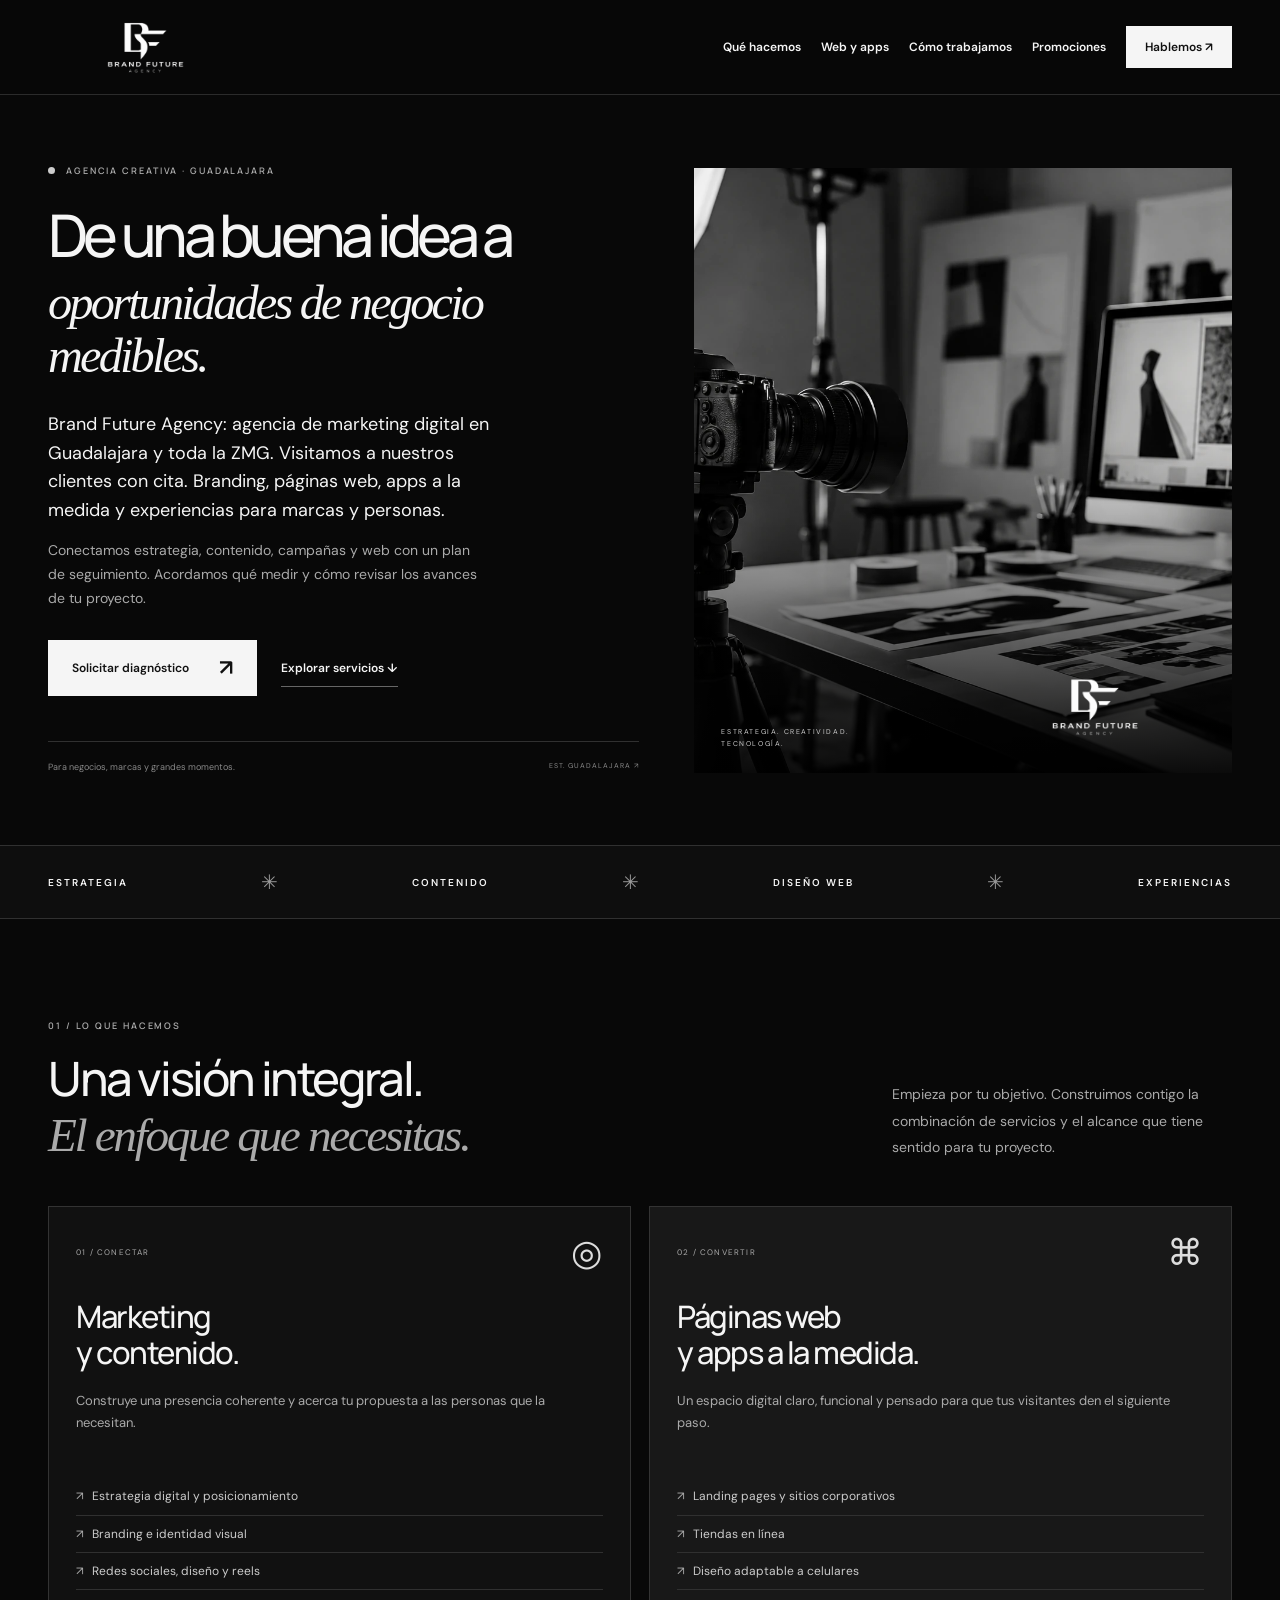
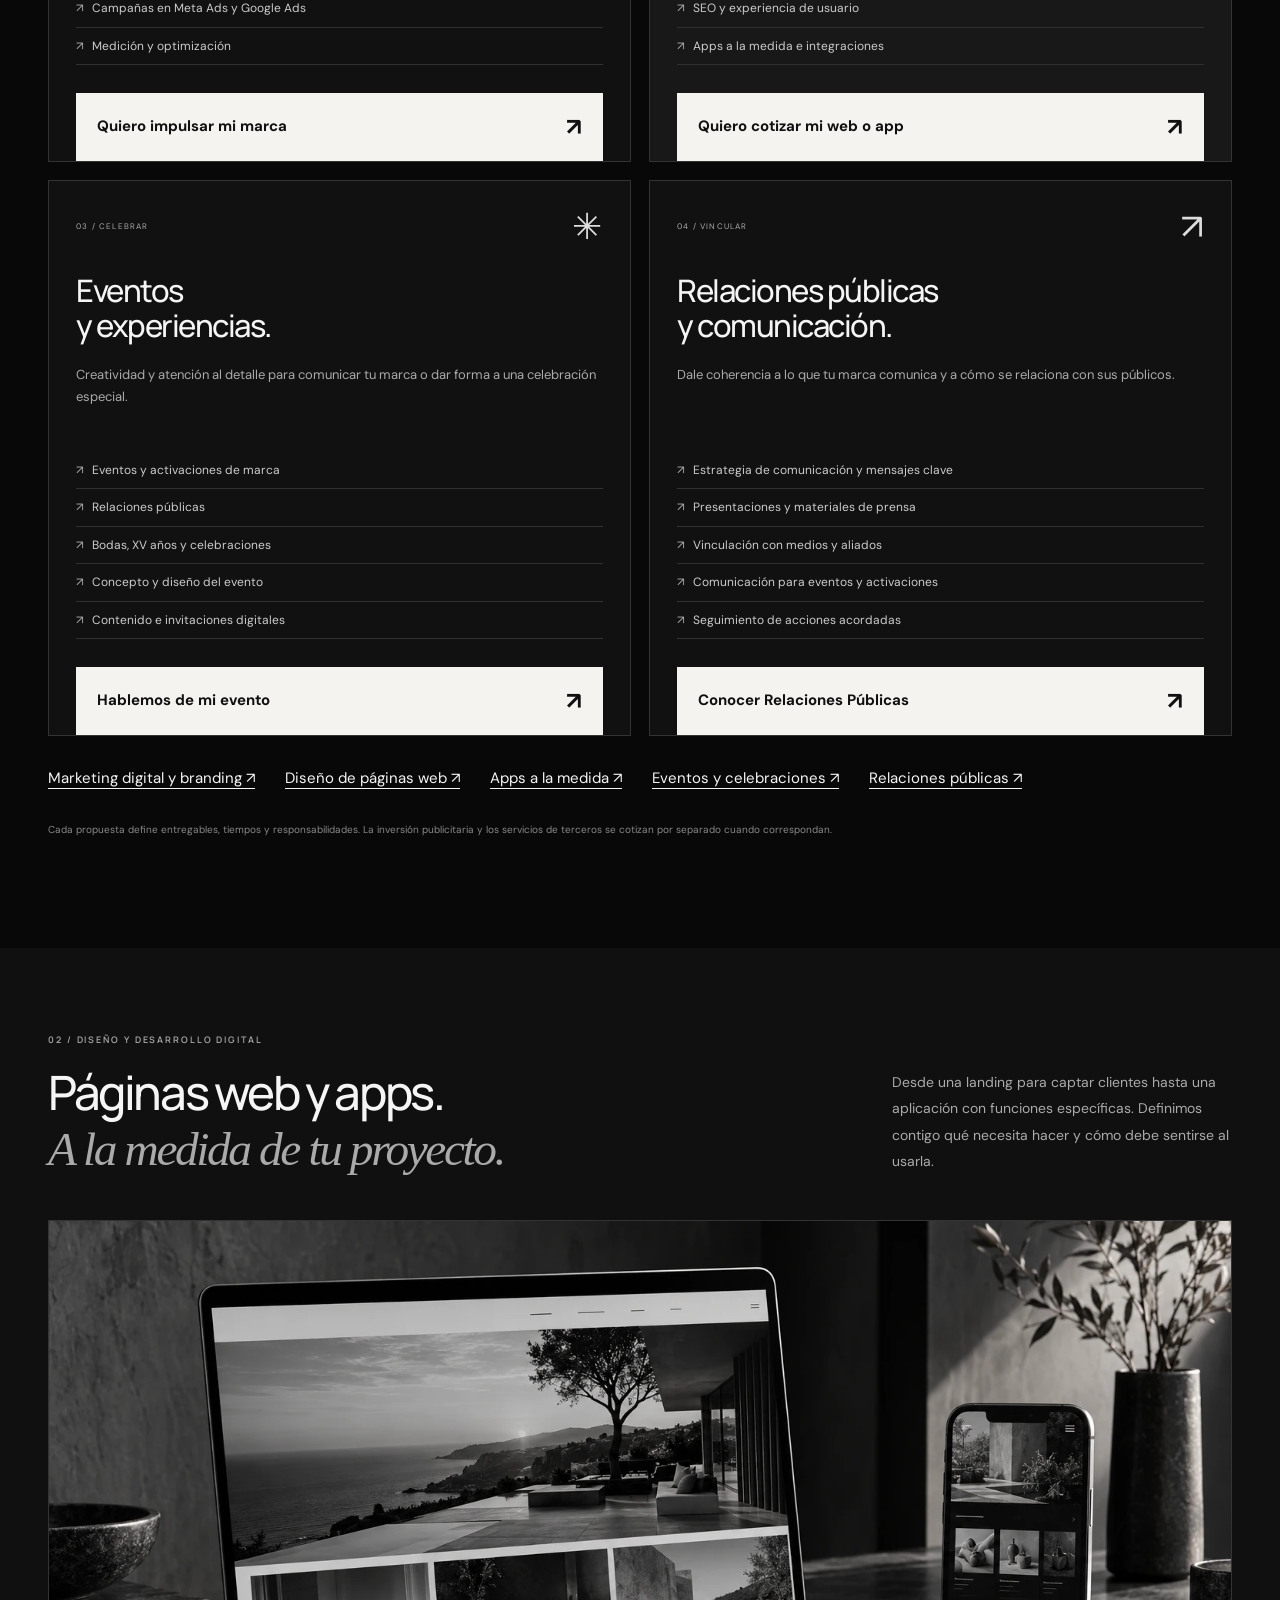
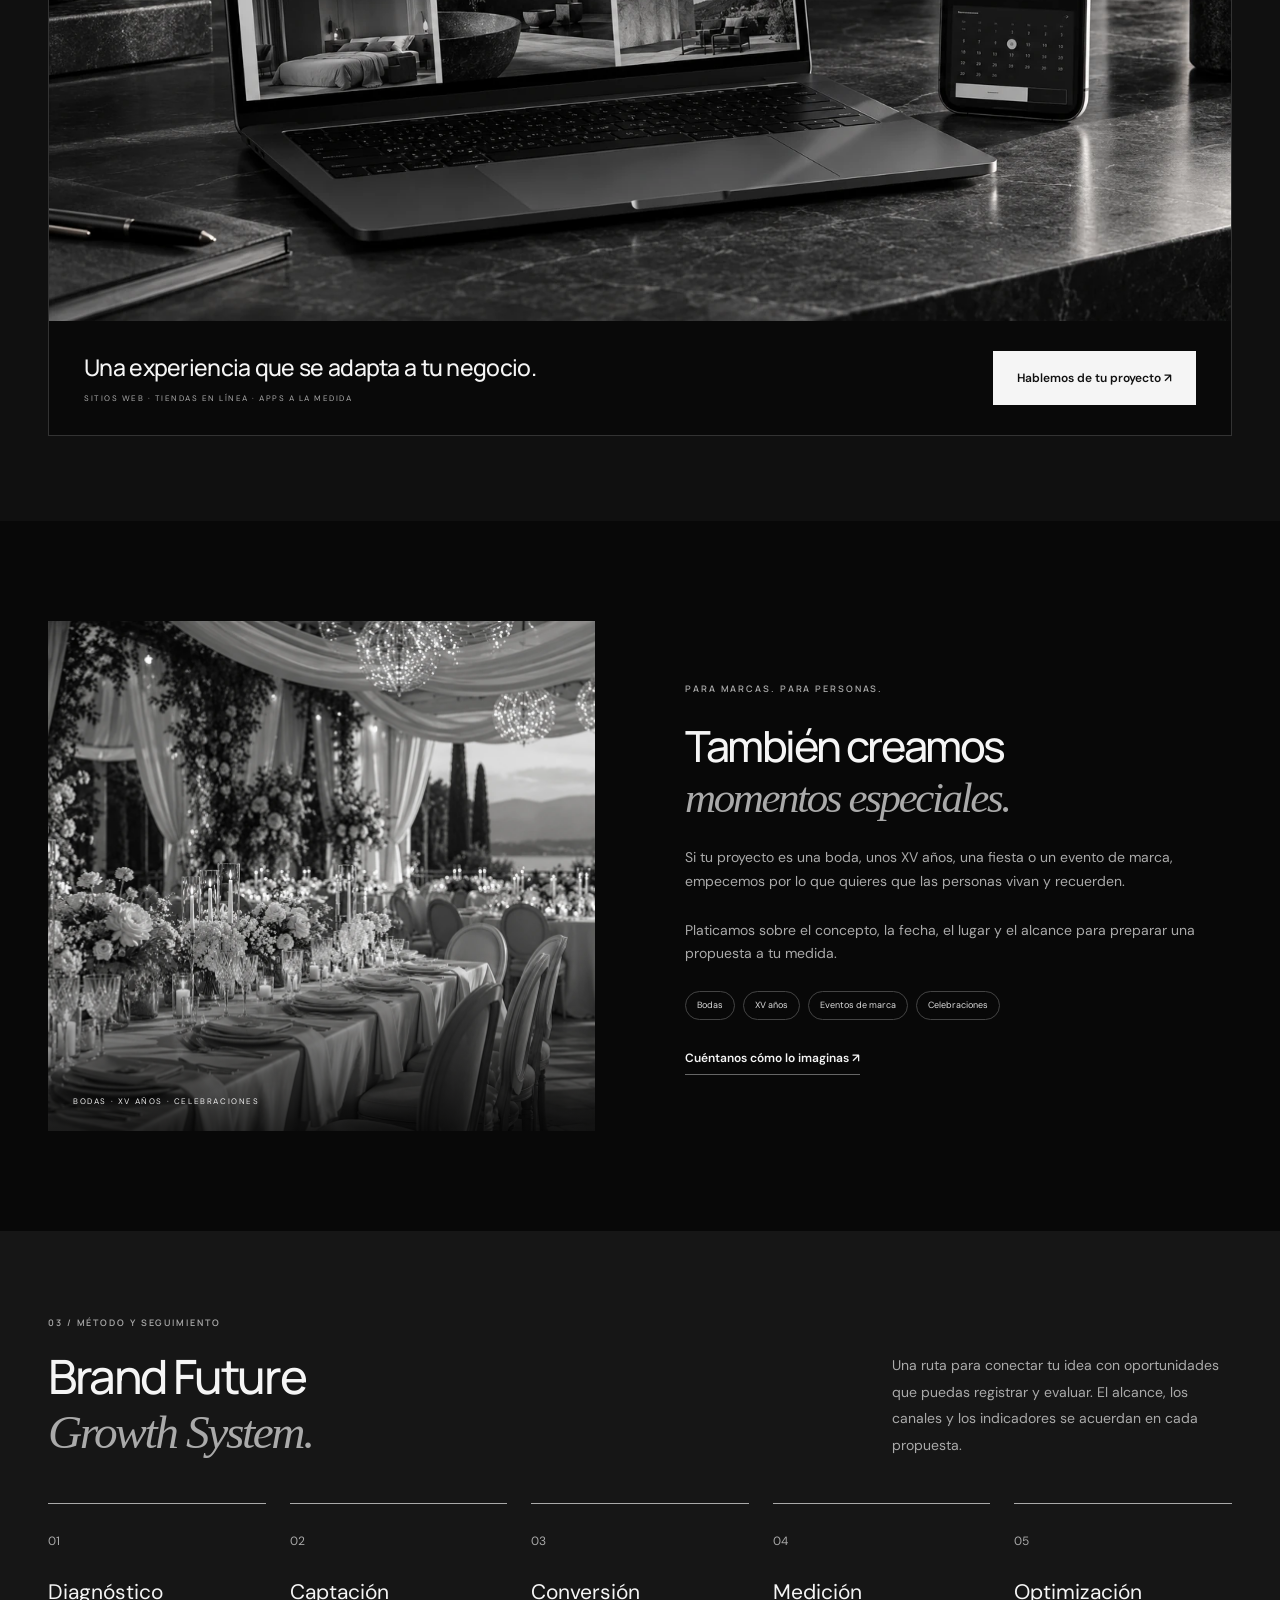
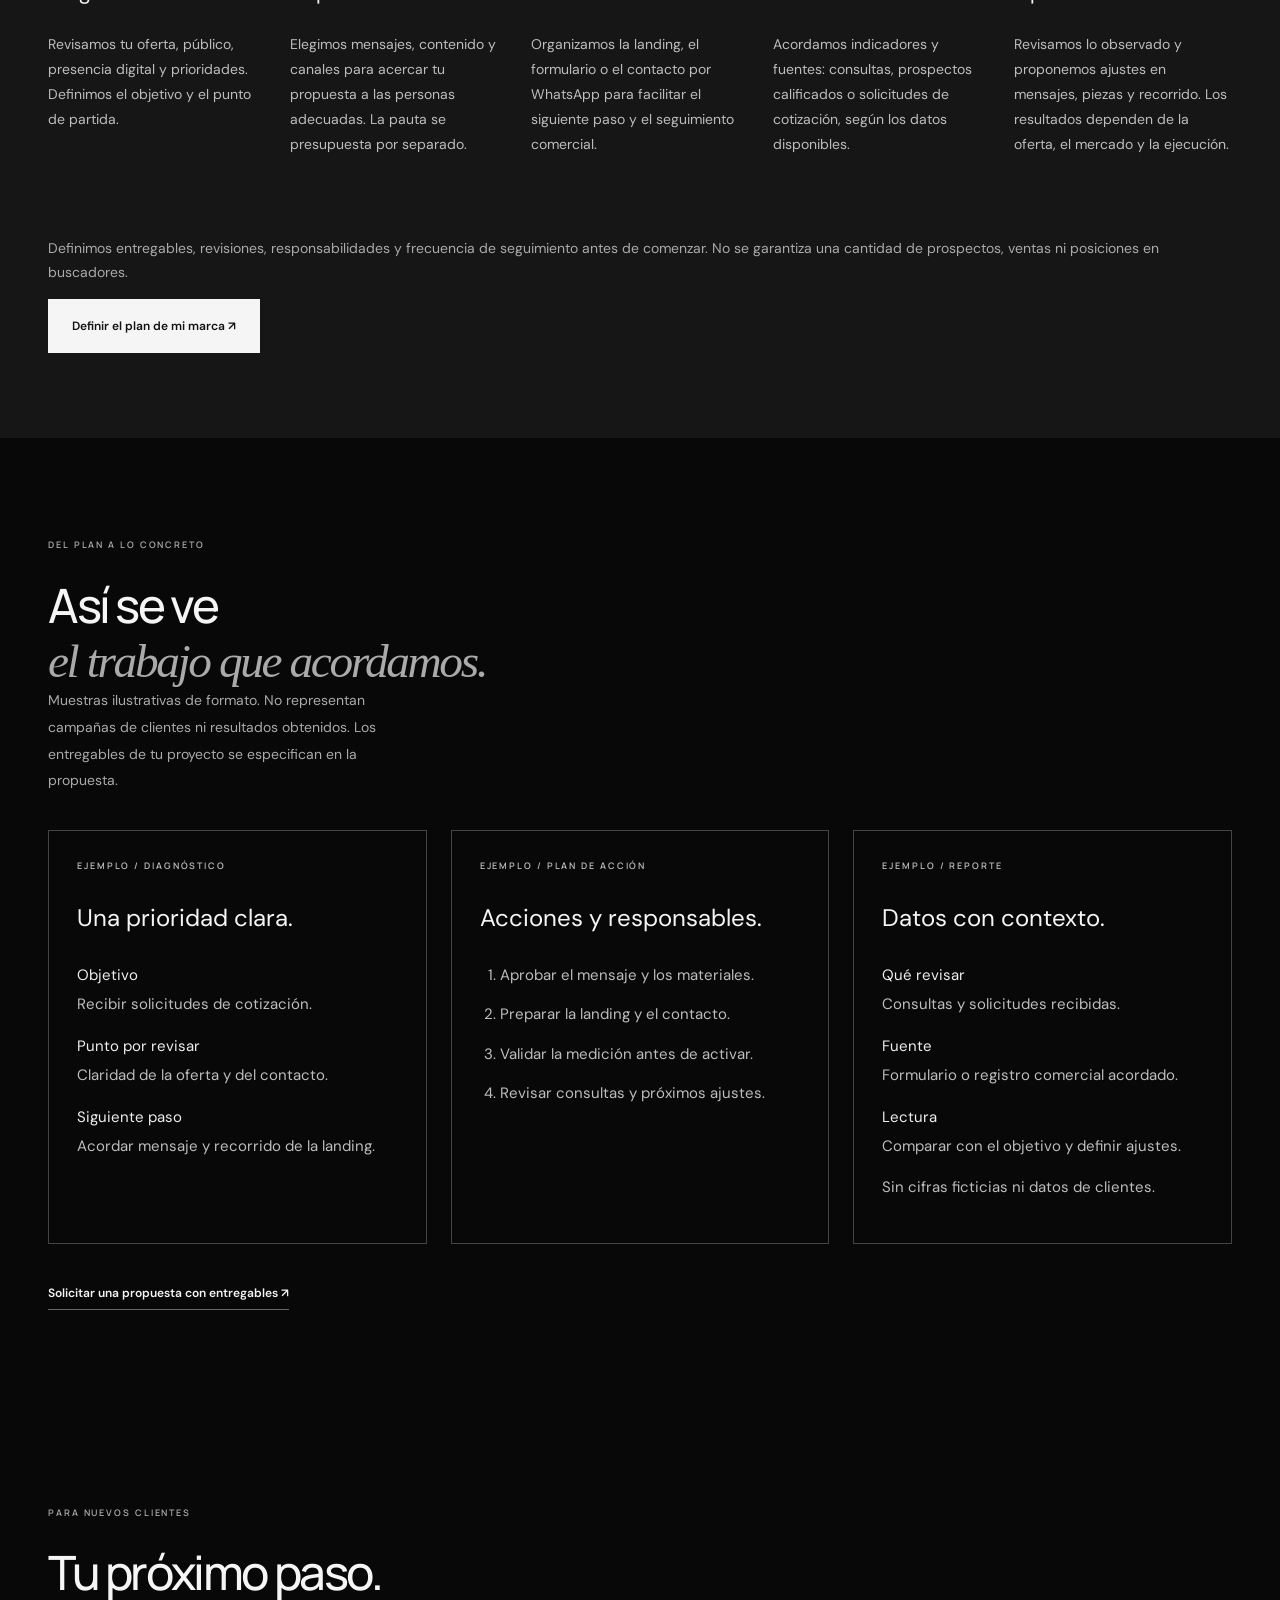
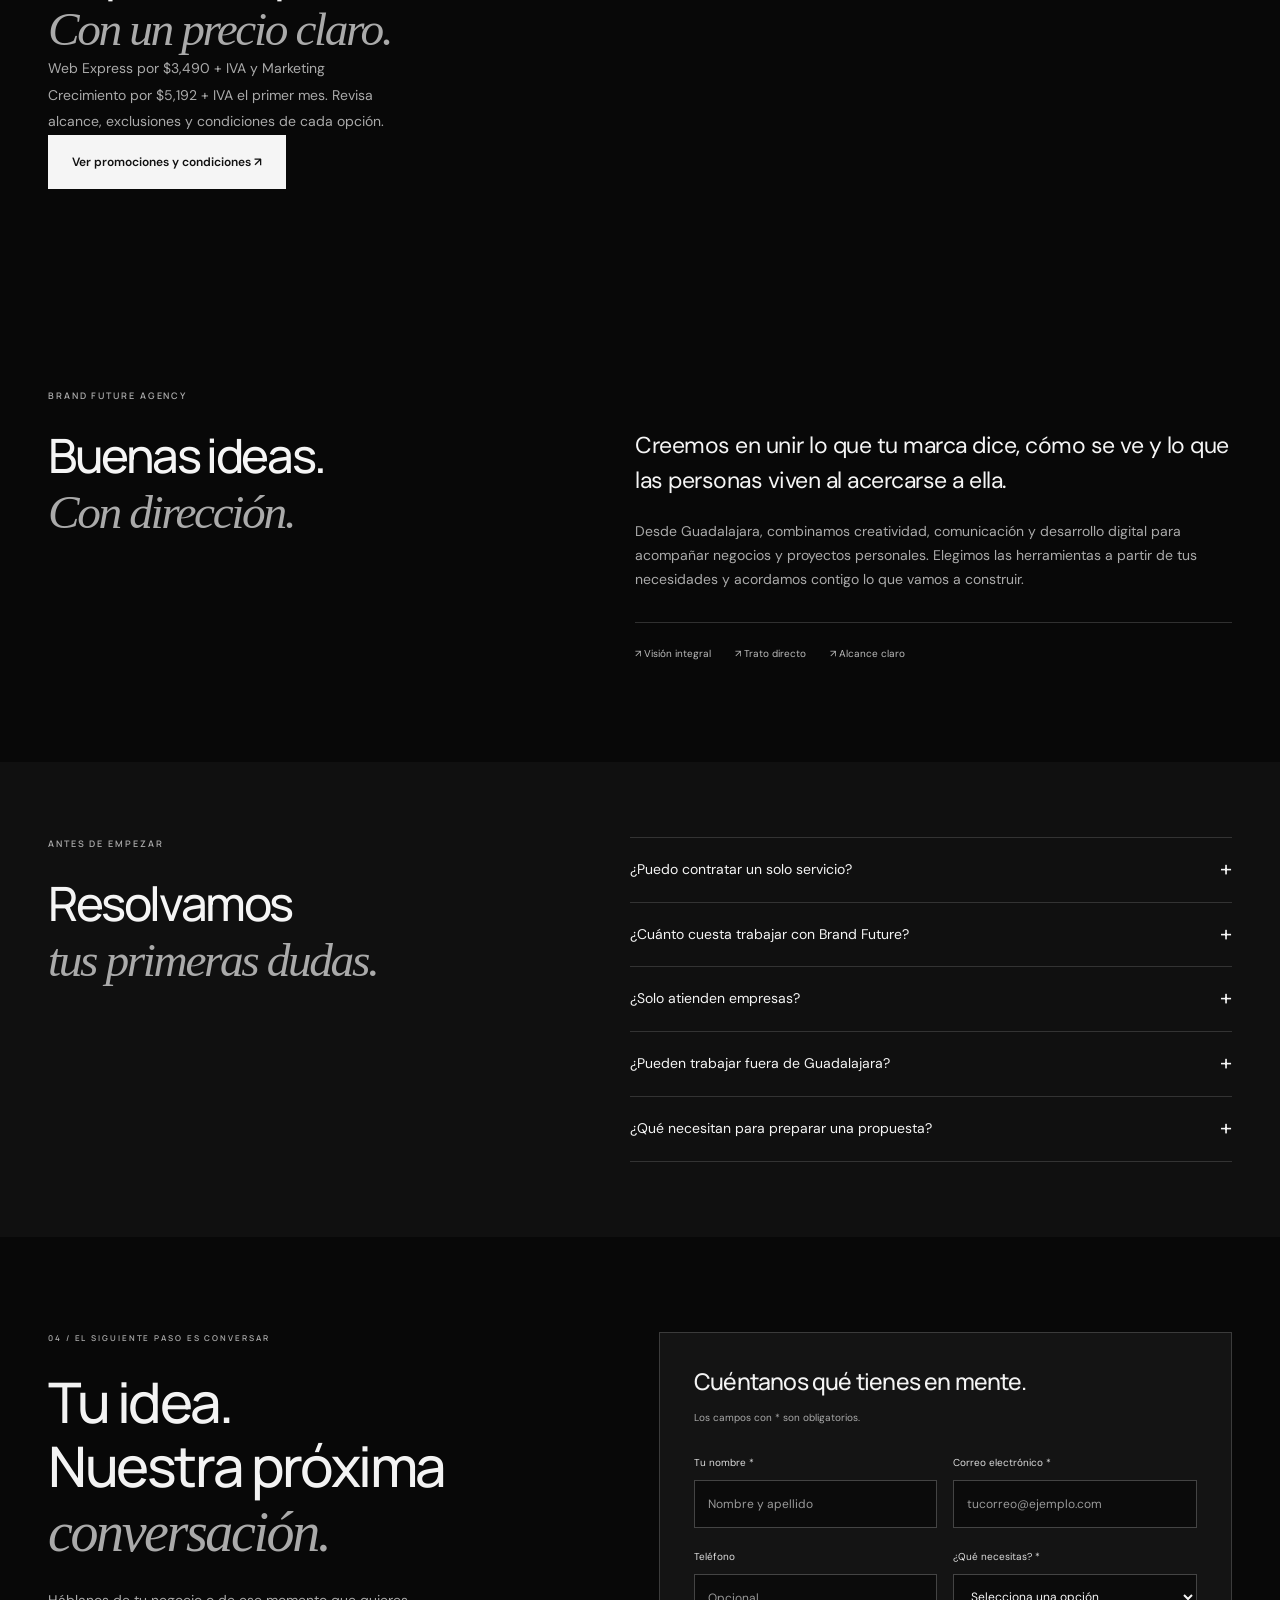
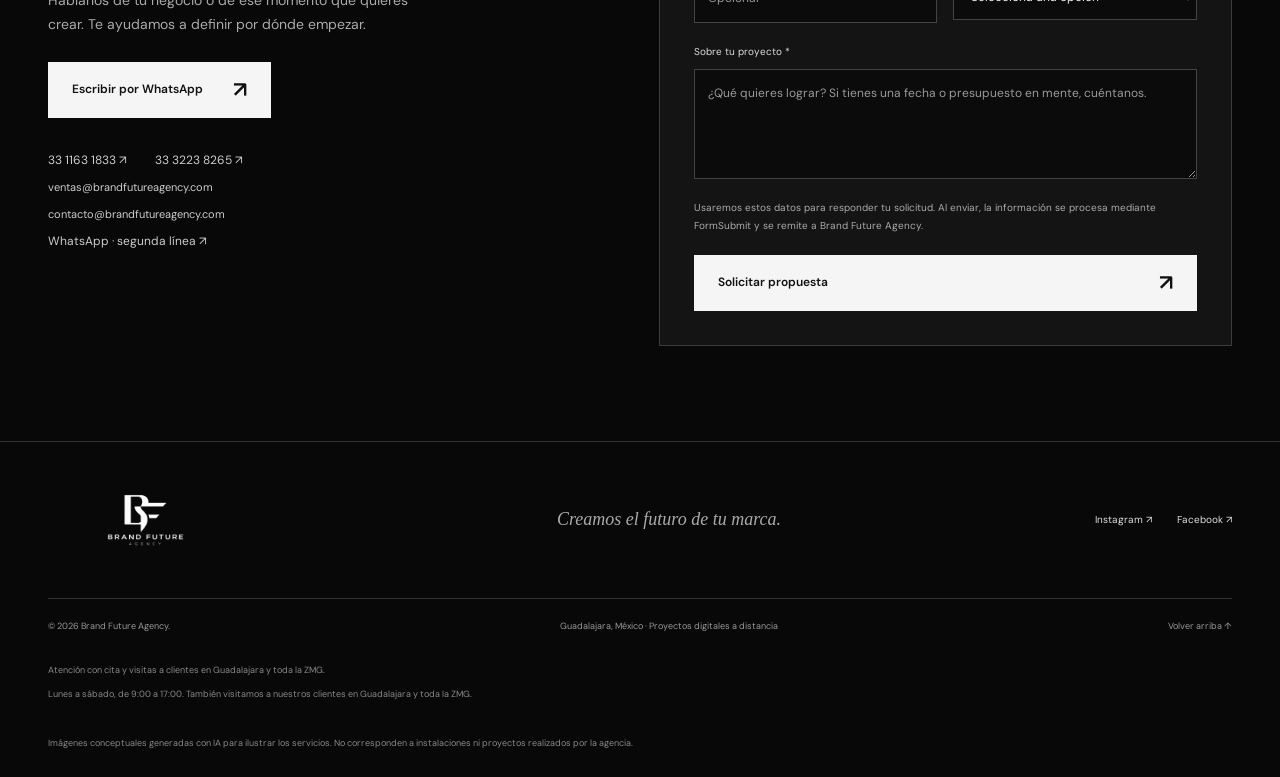
<file: index.html>
<!doctype html>
<html lang="es-MX">
<head>
<meta charset="UTF-8"><meta name="viewport" content="width=device-width, initial-scale=1">
<meta name="theme-color" content="#090909"><meta name="description" content="De una buena idea a oportunidades de negocio medibles. Conoce Brand Future Growth System: diagnóstico, captación, conversión, medición y optimización.">
<title>Agencia de marketing digital en Guadalajara | Brand Future Agency</title>
<meta property="og:title" content="Agencia de marketing digital en Guadalajara | Brand Future Agency"><meta property="og:description" content="De una buena idea a oportunidades de negocio medibles. Conoce Brand Future Growth System: diagnóstico, captación, conversión, medición y optimización."><meta property="og:type" content="website"><meta property="og:image" content="https://brandfutureagency.com/brand-future.jpg">
<link rel="icon" href="favicon.svg?v=2" type="image/svg+xml">
<link rel="canonical" href="https://brandfutureagency.com/">
<meta name="robots" content="index,follow,max-image-preview:large">
<meta property="og:url" content="https://brandfutureagency.com/">
<meta property="og:locale" content="es_MX">
<meta property="og:site_name" content="Brand Future Agency">
<meta property="og:image:alt" content="Brand Future Agency — Creamos el futuro de tu marca">
<meta name="twitter:card" content="summary_large_image">
<meta name="twitter:title" content="Agencia de marketing digital en Guadalajara | Brand Future Agency">
<meta name="twitter:description" content="De una buena idea a oportunidades de negocio medibles. Conoce Brand Future Growth System: diagnóstico, captación, conversión, medición y optimización.">
<meta name="twitter:image" content="https://brandfutureagency.com/brand-future.jpg">
<script type="application/ld+json">{"@context": "https://schema.org", "@graph": [{"@context": "https://schema.org", "@type": "Organization", "@id": "https://brandfutureagency.com/#organization", "name": "Brand Future Agency", "url": "https://brandfutureagency.com/", "logo": "https://brandfutureagency.com/brand-future.jpg", "email": ["ventas@brandfutureagency.com", "contacto@brandfutureagency.com"], "slogan": "Creamos el futuro de tu marca", "sameAs": ["https://www.facebook.com/Brand.Future.Agency", "https://www.instagram.com/brand.future.agency/"], "contactPoint": [{"@type": "ContactPoint", "telephone": "+523311631833", "contactType": "Información y ventas", "availableLanguage": "es"}, {"@type": "ContactPoint", "telephone": "+523332238265", "contactType": "Información y ventas", "availableLanguage": "es"}], "alternateName": ["Brand Future", "BrandFutureAgency"], "description": "Agencia de marketing digital, branding, diseño web, apps a la medida y eventos desde Guadalajara, México.", "location": {"@type": "Place", "name": "Guadalajara, Jalisco, México"}}, {"@type": "WebSite", "@id": "https://brandfutureagency.com/#website", "url": "https://brandfutureagency.com/", "name": "Brand Future Agency", "publisher": {"@id": "https://brandfutureagency.com/#organization"}, "inLanguage": "es-MX"}, {"@type": "WebPage", "@id": "https://brandfutureagency.com/#webpage", "url": "https://brandfutureagency.com/", "name": "Agencia de marketing digital en Guadalajara | Brand Future Agency", "description": "De una buena idea a oportunidades de negocio medibles. Conoce Brand Future Growth System: diagnóstico, captación, conversión, medición y optimización.", "isPartOf": {"@id": "https://brandfutureagency.com/#website"}, "about": {"@id": "https://brandfutureagency.com/#organization"}, "inLanguage": "es-MX"}]}</script>
<link rel="stylesheet" href="studio.css?v=20261027-cta">
</head>
<body><a class="skip" href="#contenido">Ir al contenido</a>
<header><div class="container nav"><a class="brand" href="#inicio"><img class="nav-logo-original" src="brand-future.jpg" width="2048" height="800" alt="Brand Future Agency"></a><button class="menu-button" id="menu" aria-label="Abrir menú" aria-expanded="false" aria-controls="links">Menú ☰</button><nav class="navlinks" id="links" aria-label="Navegación principal"><a href="#servicios">Qué hacemos</a><a href="#web-apps">Web y apps</a><a href="#metodo">Cómo trabajamos</a><a href="/promociones/">Promociones</a><a href="#contacto" class="btn small">Hablemos ↗</a></nav></div></header>
<main id="contenido"><section class="hero container" id="inicio"><div class="hero-copy"><p class="eyebrow"><i></i> AGENCIA CREATIVA · GUADALAJARA</p><h1>De una buena idea a<br><em>oportunidades de negocio medibles.</em></h1><p class="hero-lead">Brand Future Agency: agencia de marketing digital en Guadalajara y toda la ZMG. Visitamos a nuestros clientes con cita. Branding, páginas web, apps a la medida y experiencias para marcas y personas.</p><p class="muted">Conectamos estrategia, contenido, campañas y web con un plan de seguimiento. Acordamos qué medir y cómo revisar los avances de tu proyecto.</p><div class="actions"><a class="btn" href="#contacto">Solicitar diagnóstico <span>↗</span></a><a class="text-link" href="#servicios">Explorar servicios ↓</a></div><div class="hero-foot">Para negocios, marcas y grandes momentos.<span>EST. GUADALAJARA ↗</span></div></div>
<div class="hero-art editorial-hero"><img class="hero-photo" src="images/marketing-editorial.webp" width="1536" height="1024" fetchpriority="high" alt="Imagen conceptual de producción de contenido con cámara profesional y diseño digital"><div class="photo-shade"></div><div class="hero-image-caption"><span>ESTRATEGIA. CREATIVIDAD. TECNOLOGÍA.</span><img class="brand-badge" src="brand-future.jpg" width="2048" height="800" alt="Logo original de Brand Future Agency en blanco sobre negro"></div></div></section>
<div class="ticker"><div class="container">ESTRATEGIA <b>✳</b> CONTENIDO <b>✳</b> DISEÑO WEB <b>✳</b> EXPERIENCIAS</div></div>
<section class="container section" id="servicios"><div class="section-heading"><div><p class="eyebrow">01 / LO QUE HACEMOS</p><h2>Una visión integral.<br><em>El enfoque que necesitas.</em></h2></div><p class="intro">Empieza por tu objetivo. Construimos contigo la combinación de servicios y el alcance que tiene sentido para tu proyecto.</p></div><div class="services services-four"><article class="service"><div class="service-top">01 / CONECTAR<span>◎</span></div><h3>Marketing<br>y contenido.</h3><p>Construye una presencia coherente y acerca tu propuesta a las personas que la necesitan.</p><ul><li>Estrategia digital y posicionamiento</li><li>Branding e identidad visual</li><li>Redes sociales, diseño y reels</li><li>Campañas en Meta Ads y Google Ads</li><li>Medición y optimización</li></ul><a class="service-link" href="https://wa.me/523311631833?text=Hola%2C%20quiero%20cotizar%20marketing%20con%20Brand%20Future%20Agency" target="_blank" rel="noopener">Quiero impulsar mi marca<span>↗</span></a></article><article class="service"><div class="service-top">02 / CONVERTIR<span>⌘</span></div><h3>Páginas web<br>y apps a la medida.</h3><p>Un espacio digital claro, funcional y pensado para que tus visitantes den el siguiente paso.</p><ul><li>Landing pages y sitios corporativos</li><li>Tiendas en línea</li><li>Diseño adaptable a celulares</li><li>SEO y experiencia de usuario</li><li>Apps a la medida e integraciones</li></ul><a class="service-link" href="https://wa.me/523311631833?text=Hola%2C%20quiero%20cotizar%20una%20p%C3%A1gina%20web%20o%20app%20a%20la%20medida%20con%20Brand%20Future%20Agency" target="_blank" rel="noopener">Quiero cotizar mi web o app<span>↗</span></a></article><article class="service"><div class="service-top">03 / CELEBRAR<span>✳</span></div><h3>Eventos<br>y experiencias.</h3><p>Creatividad y atención al detalle para comunicar tu marca o dar forma a una celebración especial.</p><ul><li>Eventos y activaciones de marca</li><li>Relaciones públicas</li><li>Bodas, XV años y celebraciones</li><li>Concepto y diseño del evento</li><li>Contenido e invitaciones digitales</li></ul><a class="service-link" href="https://wa.me/523311631833?text=Hola%2C%20quiero%20cotizar%20un%20evento%20con%20Brand%20Future%20Agency" target="_blank" rel="noopener">Hablemos de mi evento<span>↗</span></a></article><article class="service" id="relaciones-publicas"><div class="service-top">04 / VINCULAR<span>↗</span></div><h3>Relaciones públicas<br>y comunicación.</h3><p>Dale coherencia a lo que tu marca comunica y a cómo se relaciona con sus públicos.</p><ul><li>Estrategia de comunicación y mensajes clave</li><li>Presentaciones y materiales de prensa</li><li>Vinculación con medios y aliados</li><li>Comunicación para eventos y activaciones</li><li>Seguimiento de acciones acordadas</li></ul><a class="service-link" href="/relaciones-publicas/">Conocer Relaciones Públicas<span>↗</span></a></article></div><nav class="seo-service-links" aria-label="Explorar servicios"><a href="/marketing-digital/">Marketing digital y branding ↗</a><a href="/diseno-paginas-web/">Diseño de páginas web ↗</a><a href="/desarrollo-apps/">Apps a la medida ↗</a><a href="/eventos/">Eventos y celebraciones ↗</a><a href="/relaciones-publicas/">Relaciones públicas ↗</a></nav><p class="fine">Cada propuesta define entregables, tiempos y responsabilidades. La inversión publicitaria y los servicios de terceros se cotizan por separado cuando correspondan.</p></section>
<section class="showcase-section" id="web-apps"><div class="container"><div class="section-heading"><div><p class="eyebrow">02 / DISEÑO Y DESARROLLO DIGITAL</p><h2>Páginas web y apps.<br><em>A la medida de tu proyecto.</em></h2></div><p class="intro">Desde una landing para captar clientes hasta una aplicación con funciones específicas. Definimos contigo qué necesita hacer y cómo debe sentirse al usarla.</p></div><figure class="editorial-showcase"><img src="images/web-apps-medida.webp" width="1536" height="1024" loading="lazy" decoding="async" alt="Imagen conceptual de una página web y una app de reservas en computadora y teléfono"><figcaption><div><h3>Una experiencia que se adapta a tu negocio.</h3><p>SITIOS WEB · TIENDAS EN LÍNEA · APPS A LA MEDIDA</p></div><a class="btn light" href="https://wa.me/523311631833?text=Hola%2C%20quiero%20cotizar%20una%20p%C3%A1gina%20web%20o%20una%20app%20a%20la%20medida" target="_blank" rel="noopener">Hablemos de tu proyecto ↗</a></figcaption></figure></div></section>
<section class="container section event-grid" id="eventos"><figure class="event-art editorial-event"><img src="images/eventos-editorial.webp" width="1536" height="1024" loading="lazy" decoding="async" alt="Imagen conceptual de una celebración con montaje elegante, flores blancas, velas y cristalería"><figcaption>BODAS · XV AÑOS · CELEBRACIONES</figcaption></figure><div class="event-copy"><p class="eyebrow">PARA MARCAS. PARA PERSONAS.</p><h2>También creamos<br><em>momentos especiales.</em></h2><p>Si tu proyecto es una boda, unos XV años, una fiesta o un evento de marca, empecemos por lo que quieres que las personas vivan y recuerden.</p><p>Platicamos sobre el concepto, la fecha, el lugar y el alcance para preparar una propuesta a tu medida.</p><div class="pills"><span>Bodas</span><span>XV años</span><span>Eventos de marca</span><span>Celebraciones</span></div><a class="text-link" href="https://wa.me/523311631833?text=Hola%2C%20quiero%20platicar%20sobre%20mi%20evento.%20La%20fecha%20y%20ciudad%20son%3A" target="_blank" rel="noopener">Cuéntanos cómo lo imaginas ↗</a></div></section>
<section class="method" id="metodo"><div class="container"><div class="section-heading"><div><p class="eyebrow">03 / MÉTODO Y SEGUIMIENTO</p><h2>Brand Future<br><em>Growth System.</em></h2></div><p class="intro">Una ruta para conectar tu idea con oportunidades que puedas registrar y evaluar. El alcance, los canales y los indicadores se acuerdan en cada propuesta.</p></div><div class="growth-grid">
<article><span>01</span><h3>Diagnóstico</h3><p>Revisamos tu oferta, público, presencia digital y prioridades. Definimos el objetivo y el punto de partida.</p></article>
<article><span>02</span><h3>Captación</h3><p>Elegimos mensajes, contenido y canales para acercar tu propuesta a las personas adecuadas. La pauta se presupuesta por separado.</p></article>
<article><span>03</span><h3>Conversión</h3><p>Organizamos la landing, el formulario o el contacto por WhatsApp para facilitar el siguiente paso y el seguimiento comercial.</p></article>
<article><span>04</span><h3>Medición</h3><p>Acordamos indicadores y fuentes: consultas, prospectos calificados o solicitudes de cotización, según los datos disponibles.</p></article>
<article><span>05</span><h3>Optimización</h3><p>Revisamos lo observado y proponemos ajustes en mensajes, piezas y recorrido. Los resultados dependen de la oferta, el mercado y la ejecución.</p></article></div><p class="muted">Definimos entregables, revisiones, responsabilidades y frecuencia de seguimiento antes de comenzar. No se garantiza una cantidad de prospectos, ventas ni posiciones en buscadores.</p><a class="btn" href="#contacto">Definir el plan de mi marca ↗</a></div></section>
<section class="container section" id="entregables"><p class="eyebrow">DEL PLAN A LO CONCRETO</p><h2>Así se ve<br><em>el trabajo que acordamos.</em></h2><p class="intro">Muestras ilustrativas de formato. No representan campañas de clientes ni resultados obtenidos. Los entregables de tu proyecto se especifican en la propuesta.</p><div class="deliverable-grid">
<article><p class="eyebrow">EJEMPLO / DIAGNÓSTICO</p><h3>Una prioridad clara.</h3><dl><dt>Objetivo</dt><dd>Recibir solicitudes de cotización.</dd><dt>Punto por revisar</dt><dd>Claridad de la oferta y del contacto.</dd><dt>Siguiente paso</dt><dd>Acordar mensaje y recorrido de la landing.</dd></dl></article>
<article><p class="eyebrow">EJEMPLO / PLAN DE ACCIÓN</p><h3>Acciones y responsables.</h3><ol><li>Aprobar el mensaje y los materiales.</li><li>Preparar la landing y el contacto.</li><li>Validar la medición antes de activar.</li><li>Revisar consultas y próximos ajustes.</li></ol></article>
<article><p class="eyebrow">EJEMPLO / REPORTE</p><h3>Datos con contexto.</h3><dl><dt>Qué revisar</dt><dd>Consultas y solicitudes recibidas.</dd><dt>Fuente</dt><dd>Formulario o registro comercial acordado.</dd><dt>Lectura</dt><dd>Comparar con el objetivo y definir ajustes.</dd></dl><p>Sin cifras ficticias ni datos de clientes.</p></article></div><a class="text-link" href="#contacto">Solicitar una propuesta con entregables ↗</a></section>
<section class="container section" id="promociones"><p class="eyebrow">PARA NUEVOS CLIENTES</p><h2>Tu próximo paso.<br><em>Con un precio claro.</em></h2><p class="intro">Web Express por $3,490 + IVA y Marketing Crecimiento por $5,192 + IVA el primer mes. Revisa alcance, exclusiones y condiciones de cada opción.</p><a class="btn" href="/promociones/">Ver promociones y condiciones ↗</a></section><section class="container section" id="nosotros"><p class="eyebrow">BRAND FUTURE AGENCY</p><div class="about-grid"><h2>Buenas ideas.<br><em>Con dirección.</em></h2><div><p class="large-copy">Creemos en unir lo que tu marca dice, cómo se ve y lo que las personas viven al acercarse a ella.</p><p class="muted">Desde Guadalajara, combinamos creatividad, comunicación y desarrollo digital para acompañar negocios y proyectos personales. Elegimos las herramientas a partir de tus necesidades y acordamos contigo lo que vamos a construir.</p><div class="values"><span>↗ Visión integral</span><span>↗ Trato directo</span><span>↗ Alcance claro</span></div></div></div></section>
<section class="faq-section"><div class="container faq-grid"><div><p class="eyebrow">ANTES DE EMPEZAR</p><h2>Resolvamos<br><em>tus primeras dudas.</em></h2></div><div class="faqs"><details><summary>¿Puedo contratar un solo servicio?<span>+</span></summary><p>Sí. Podemos comenzar con una página web, contenido, una campaña o un evento. La propuesta se adapta al alcance que necesitas.</p></details><details><summary>¿Cuánto cuesta trabajar con Brand Future?<span>+</span></summary><p>Depende de los entregables, el alcance y los tiempos. Cuéntanos tu objetivo y presupuesto para preparar una cotización. En las campañas, distinguimos nuestros servicios de la inversión pagada a las plataformas.</p></details><details><summary>¿Solo atienden empresas?<span>+</span></summary><p>Atendemos negocios, emprendimientos y marcas, así como proyectos personales: bodas, XV años y celebraciones. El enfoque cambia según tu proyecto.</p></details><details><summary>¿Pueden trabajar fuera de Guadalajara?<span>+</span></summary><p>Los proyectos digitales pueden coordinarse a distancia según su alcance. Para eventos y trabajos presenciales revisamos ubicación, logística y disponibilidad antes de cotizar.</p></details><details><summary>¿Qué necesitan para preparar una propuesta?<span>+</span></summary><p>Una descripción de tu proyecto, lo que quieres lograr, fecha ideal y presupuesto aproximado. Para eventos, incluye la ciudad y el número estimado de asistentes.</p></details></div></div></section>
<section class="contact" id="contacto"><div class="container contact-grid"><div><p class="eyebrow">04 / EL SIGUIENTE PASO ES CONVERSAR</p><h2>Tu idea.<br>Nuestra próxima<br><em>conversación.</em></h2><p class="contact-lead">Háblanos de tu negocio o de ese momento que quieres crear. Te ayudamos a definir por dónde empezar.</p><a class="btn light" href="https://wa.me/523311631833?text=Hola%2C%20quiero%20platicar%20sobre%20mi%20proyecto%20con%20Brand%20Future%20Agency" target="_blank" rel="noopener">Escribir por WhatsApp <span>↗</span></a><div class="direct"><a href="tel:+523311631833">33 1163 1833 ↗</a><a href="tel:+523332238265">33 3223 8265 ↗</a><a href="mailto:ventas@brandfutureagency.com">ventas@brandfutureagency.com</a><a href="mailto:contacto@brandfutureagency.com">contacto@brandfutureagency.com</a><a href="https://wa.me/523332238265" target="_blank" rel="noopener">WhatsApp · segunda línea ↗</a></div></div>
<form class="inquiry" action="https://formsubmit.co/ventas@brandfutureagency.com" method="POST"><h3>Cuéntanos qué tienes en mente.</h3><p>Los campos con * son obligatorios.</p><input type="hidden" name="_subject" value="Nuevo proyecto | Brand Future Agency"><input type="hidden" name="_template" value="table"><div class="form-grid"><label>Tu nombre *<input name="name" autocomplete="name" required maxlength="120" placeholder="Nombre y apellido"></label><label>Correo electrónico *<input name="email" type="email" autocomplete="email" required maxlength="254" placeholder="tucorreo@ejemplo.com"></label><label>Teléfono<input name="telefono" type="tel" autocomplete="tel" maxlength="30" placeholder="Opcional"></label><label>¿Qué necesitas? *<select name="servicio" required><option value="">Selecciona una opción</option><option>Marketing digital y redes sociales</option><option>Branding y contenido</option><option>Página web o tienda en línea</option><option>App a la medida o integración digital</option><option>Boda, XV años o celebración</option><option>Evento de marca o activación</option><option>Relaciones públicas y comunicación</option><option>Varios servicios / necesito orientación</option></select></label><label class="wide">Sobre tu proyecto *<textarea name="message" required maxlength="5000" placeholder="¿Qué quieres lograr? Si tienes una fecha o presupuesto en mente, cuéntanos."></textarea></label></div><p class="form-note">Usaremos estos datos para responder tu solicitud. Al enviar, la información se procesa mediante FormSubmit y se remite a Brand Future Agency.</p><button class="btn light" type="submit">Solicitar propuesta <span>↗</span></button></form></div></section></main>
<footer><div class="container footer-top"><a class="brand" href="#inicio"><img class="nav-logo-original" src="brand-future.jpg" width="2048" height="800" alt="Brand Future Agency"></a><p>Creamos el futuro de tu marca.</p><div><a href="https://www.instagram.com/brand.future.agency/" target="_blank" rel="noopener">Instagram ↗</a><a href="https://www.facebook.com/Brand.Future.Agency" target="_blank" rel="noopener">Facebook ↗</a></div></div><div class="container footer-bottom"><span>© <span id="year">2026</span> Brand Future Agency.</span><span>Guadalajara, México · Proyectos digitales a distancia</span><a href="#inicio">Volver arriba ↑</a></div><div class="container imagery-note"><p>Atención con cita y visitas a clientes en Guadalajara y toda la ZMG.</p><p>Lunes a sábado, de 9:00 a 17:00. También visitamos a nuestros clientes en Guadalajara y toda la ZMG.</p></div><div class="container imagery-note">Imágenes conceptuales generadas con IA para ilustrar los servicios. No corresponden a instalaciones ni proyectos realizados por la agencia.</div></footer>
<script>document.getElementById('year').textContent=new Date().getFullYear();const menu=document.getElementById('menu'),links=document.getElementById('links');function closeMenu(){links.classList.remove('open');menu.setAttribute('aria-expanded','false')}menu.addEventListener('click',()=>{const open=links.classList.toggle('open');menu.setAttribute('aria-expanded',String(open))});links.querySelectorAll('a').forEach(a=>a.addEventListener('click',closeMenu));document.addEventListener('keydown',e=>{if(e.key==='Escape')closeMenu()});</script></body></html>
</file>
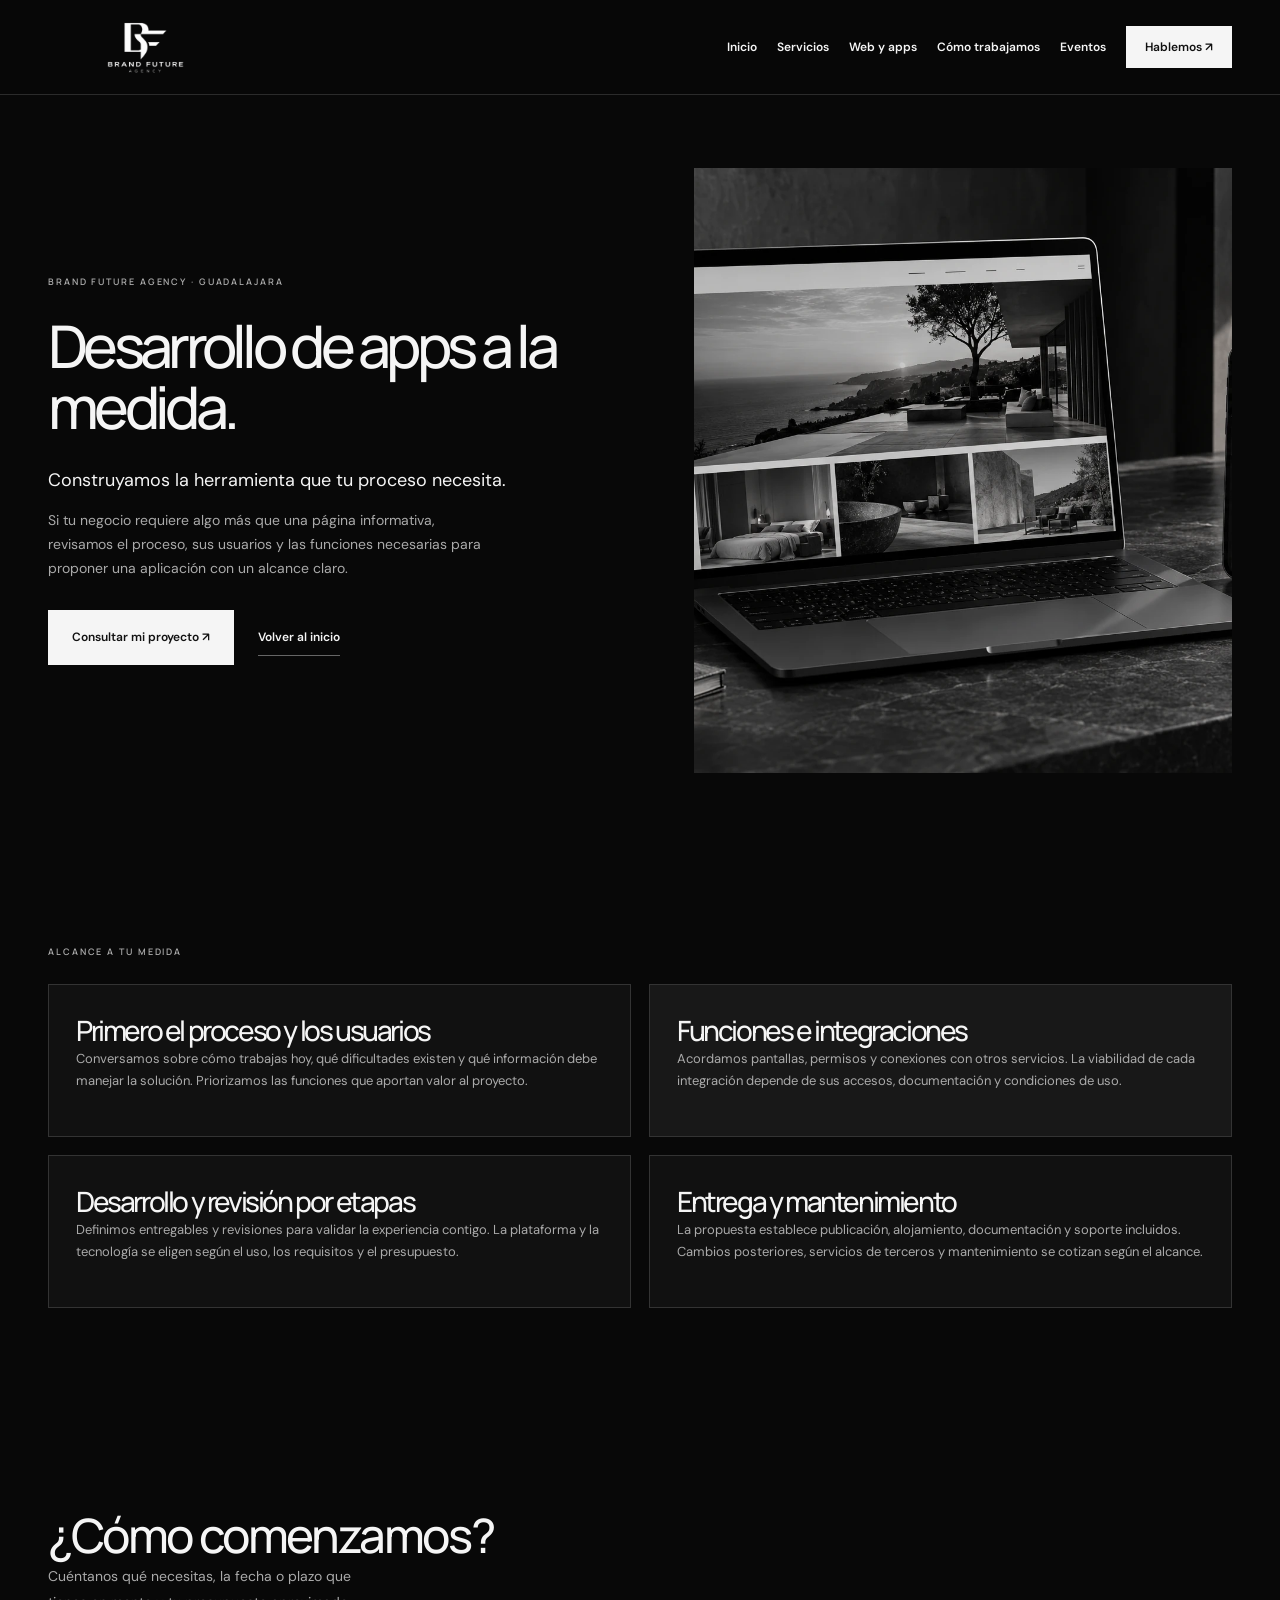
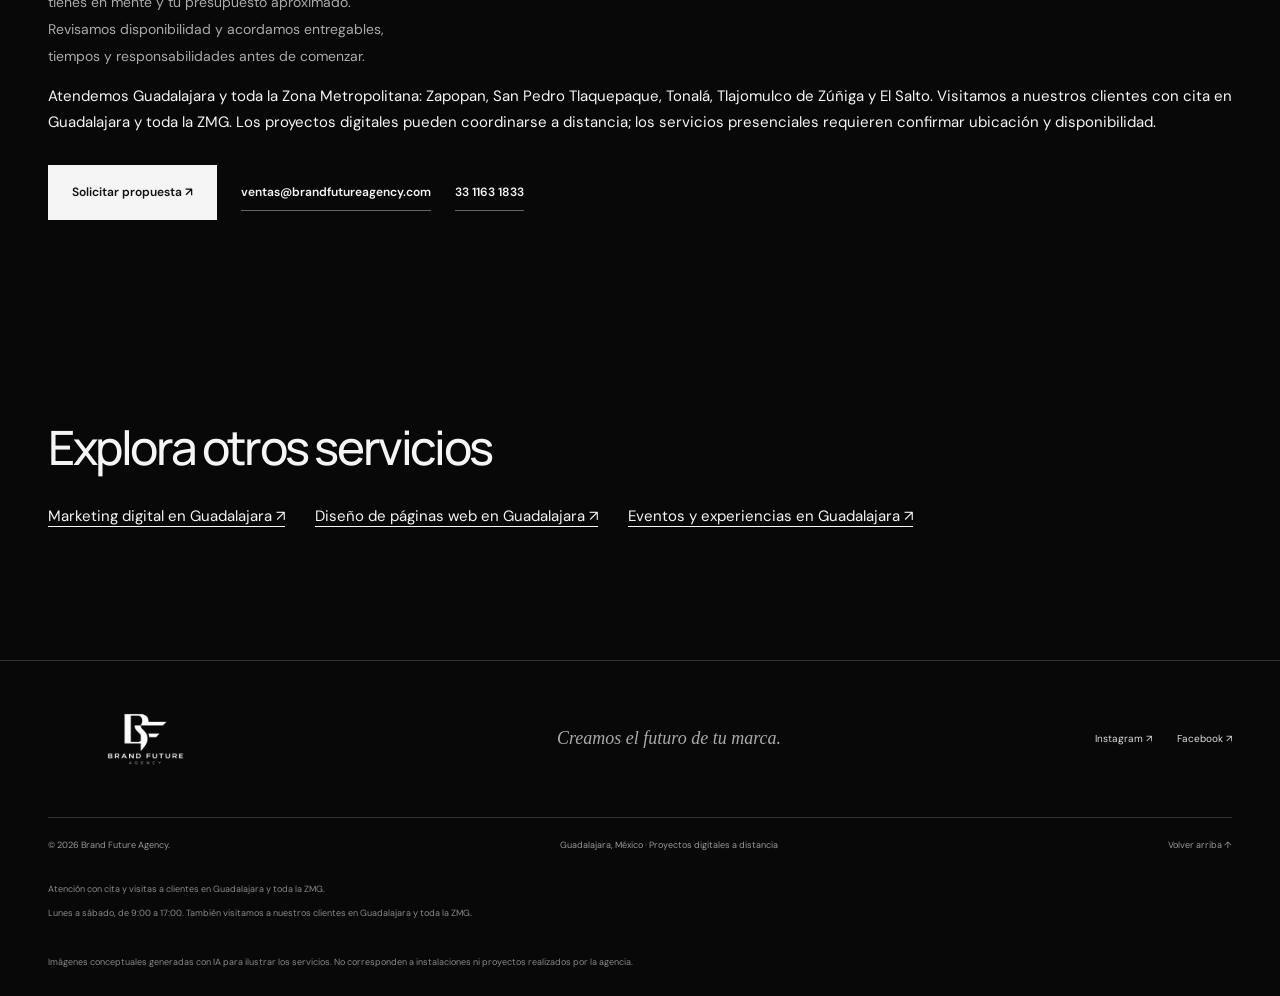
<file: desarrollo-apps/index.html>
<!doctype html>
<html lang="es-MX">
<head>
<meta charset="UTF-8"><meta name="viewport" content="width=device-width, initial-scale=1">
<meta name="theme-color" content="#090909"><meta name="description" content="Apps a la medida, integraciones y automatización de procesos desde Guadalajara. Define funciones, usuarios y alcance antes de desarrollar tu proyecto.">
<title>Desarrollo de apps a la medida | Brand Future Agency</title>
<meta property="og:title" content="Desarrollo de apps a la medida | Brand Future Agency"><meta property="og:description" content="Apps a la medida, integraciones y automatización de procesos desde Guadalajara. Define funciones, usuarios y alcance antes de desarrollar tu proyecto."><meta property="og:type" content="website"><meta property="og:image" content="https://brandfutureagency.com/brand-future.jpg">
<link rel="icon" href="/favicon.svg?v=2" type="image/svg+xml">
<link rel="canonical" href="https://brandfutureagency.com/desarrollo-apps/">
<meta name="robots" content="index,follow,max-image-preview:large">
<meta property="og:url" content="https://brandfutureagency.com/desarrollo-apps/">
<meta property="og:locale" content="es_MX">
<meta property="og:site_name" content="Brand Future Agency">
<meta property="og:image:alt" content="Brand Future Agency — Creamos el futuro de tu marca">
<meta name="twitter:card" content="summary_large_image">
<meta name="twitter:title" content="Desarrollo de apps a la medida | Brand Future Agency">
<meta name="twitter:description" content="Apps a la medida, integraciones y automatización de procesos desde Guadalajara. Define funciones, usuarios y alcance antes de desarrollar tu proyecto.">
<meta name="twitter:image" content="https://brandfutureagency.com/brand-future.jpg">
<script type="application/ld+json">{"@context": "https://schema.org", "@graph": [{"@context": "https://schema.org", "@type": "Organization", "@id": "https://brandfutureagency.com/#organization", "name": "Brand Future Agency", "url": "https://brandfutureagency.com/", "logo": "https://brandfutureagency.com/brand-future.jpg", "email": ["ventas@brandfutureagency.com", "contacto@brandfutureagency.com"], "slogan": "Creamos el futuro de tu marca", "sameAs": ["https://www.facebook.com/Brand.Future.Agency", "https://www.instagram.com/brand.future.agency/"], "contactPoint": [{"@type": "ContactPoint", "telephone": "+523311631833", "contactType": "Información y ventas", "availableLanguage": "es"}, {"@type": "ContactPoint", "telephone": "+523332238265", "contactType": "Información y ventas", "availableLanguage": "es"}], "alternateName": ["Brand Future", "BrandFutureAgency"], "description": "Agencia de marketing digital, branding, diseño web, apps a la medida y eventos desde Guadalajara, México.", "location": {"@type": "Place", "name": "Guadalajara, Jalisco, México"}}, {"@type": "WebSite", "@id": "https://brandfutureagency.com/#website", "url": "https://brandfutureagency.com/", "name": "Brand Future Agency", "publisher": {"@id": "https://brandfutureagency.com/#organization"}, "inLanguage": "es-MX"}, {"@type": "WebPage", "@id": "https://brandfutureagency.com/desarrollo-apps/#webpage", "url": "https://brandfutureagency.com/desarrollo-apps/", "name": "Desarrollo de apps a la medida | Brand Future Agency", "description": "Apps a la medida, integraciones y automatización de procesos desde Guadalajara. Define funciones, usuarios y alcance antes de desarrollar tu proyecto.", "isPartOf": {"@id": "https://brandfutureagency.com/#website"}, "about": {"@id": "https://brandfutureagency.com/#organization"}, "inLanguage": "es-MX"}, {"@type": "Service", "@id": "https://brandfutureagency.com/desarrollo-apps/#service", "name": "Desarrollo de apps a la medida", "url": "https://brandfutureagency.com/desarrollo-apps/", "provider": {"@id": "https://brandfutureagency.com/#organization"}, "areaServed": {"@type": "Place", "name": "Zona Metropolitana de Guadalajara, Jalisco, México"}}, {"@type": "BreadcrumbList", "itemListElement": [{"@type": "ListItem", "position": 1, "name": "Inicio", "item": "https://brandfutureagency.com/"}, {"@type": "ListItem", "position": 2, "name": "Desarrollo de apps a la medida", "item": "https://brandfutureagency.com/desarrollo-apps/"}]}]}</script>
<link rel="stylesheet" href="/studio.css?v=20261027-seo">
</head><body><a class="skip" href="#contenido">Ir al contenido</a><header><div class="container nav"><a class="brand" href="/#inicio"><img class="nav-logo-original" src="/brand-future.jpg" width="2048" height="800" alt="Brand Future Agency"></a><button class="menu-button" id="menu" aria-label="Abrir menú" aria-expanded="false" aria-controls="links">Menú ☰</button><nav class="navlinks" id="links" aria-label="Navegación principal"><a href="/">Inicio</a><a href="/#servicios">Servicios</a><a href="/#web-apps">Web y apps</a><a href="/#metodo">Cómo trabajamos</a><a href="/#eventos">Eventos</a><a href="/#contacto" class="btn small">Hablemos ↗</a></nav></div></header><main id="contenido"><section class="hero container service-hero"><div class="hero-copy"><p class="eyebrow">BRAND FUTURE AGENCY · GUADALAJARA</p><h1>Desarrollo de apps a la medida.</h1><p class="hero-lead">Construyamos la herramienta que tu proceso necesita.</p><p class="muted">Si tu negocio requiere algo más que una página informativa, revisamos el proceso, sus usuarios y las funciones necesarias para proponer una aplicación con un alcance claro.</p><div class="actions"><a class="btn" href="https://wa.me/523311631833?text=Hola%2C%20me%20interesa%20Desarrollo%20de%20apps%20a%20la%20medida%20con%20Brand%20Future%20Agency.%20%5BOrigen%3A%20web%20%7C%20servicio%3Ddesarrollo-apps%5D" target="_blank" rel="noopener noreferrer">Consultar mi proyecto ↗</a><a class="text-link" href="/">Volver al inicio</a></div></div><div class="hero-art editorial-hero"><img class="hero-photo" src="/images/web-apps-medida.webp" width="1536" height="1024" fetchpriority="high" alt="Imagen conceptual que ilustra desarrollo de apps a la medida"></div></section><section class="container section"><p class="eyebrow">ALCANCE A TU MEDIDA</p><div class="services service-details"><article class="service"><h2>Primero el proceso y los usuarios</h2><p>Conversamos sobre cómo trabajas hoy, qué dificultades existen y qué información debe manejar la solución. Priorizamos las funciones que aportan valor al proyecto.</p></article><article class="service"><h2>Funciones e integraciones</h2><p>Acordamos pantallas, permisos y conexiones con otros servicios. La viabilidad de cada integración depende de sus accesos, documentación y condiciones de uso.</p></article><article class="service"><h2>Desarrollo y revisión por etapas</h2><p>Definimos entregables y revisiones para validar la experiencia contigo. La plataforma y la tecnología se eligen según el uso, los requisitos y el presupuesto.</p></article><article class="service"><h2>Entrega y mantenimiento</h2><p>La propuesta establece publicación, alojamiento, documentación y soporte incluidos. Cambios posteriores, servicios de terceros y mantenimiento se cotizan según el alcance.</p></article></div></section><section class="container section"><h2>¿Cómo comenzamos?</h2><p class="intro">Cuéntanos qué necesitas, la fecha o plazo que tienes en mente y tu presupuesto aproximado. Revisamos disponibilidad y acordamos entregables, tiempos y responsabilidades antes de comenzar.</p><p>Atendemos Guadalajara y toda la Zona Metropolitana: Zapopan, San Pedro Tlaquepaque, Tonalá, Tlajomulco de Zúñiga y El Salto. Visitamos a nuestros clientes con cita en Guadalajara y toda la ZMG. Los proyectos digitales pueden coordinarse a distancia; los servicios presenciales requieren confirmar ubicación y disponibilidad.</p><div class="actions"><a class="btn" href="https://wa.me/523311631833?text=Hola%2C%20me%20interesa%20Desarrollo%20de%20apps%20a%20la%20medida%20con%20Brand%20Future%20Agency.%20%5BOrigen%3A%20web%20%7C%20servicio%3Ddesarrollo-apps%5D">Solicitar propuesta ↗</a><a class="text-link" href="mailto:ventas@brandfutureagency.com">ventas@brandfutureagency.com</a><a class="text-link" href="tel:+523311631833">33 1163 1833</a></div></section><section class="container section"><h2>Explora otros servicios</h2><nav class="seo-service-links" aria-label="Otros servicios"><a href="/marketing-digital/">Marketing digital en Guadalajara ↗</a><a href="/diseno-paginas-web/">Diseño de páginas web en Guadalajara ↗</a><a href="/eventos/">Eventos y experiencias en Guadalajara ↗</a></nav></section></main><footer><div class="container footer-top"><a class="brand" href="/#inicio"><img class="nav-logo-original" src="/brand-future.jpg" width="2048" height="800" alt="Brand Future Agency"></a><p>Creamos el futuro de tu marca.</p><div><a href="https://www.instagram.com/brand.future.agency/" target="_blank" rel="noopener">Instagram ↗</a><a href="https://www.facebook.com/Brand.Future.Agency" target="_blank" rel="noopener">Facebook ↗</a></div></div><div class="container footer-bottom"><span>© <span id="year">2026</span> Brand Future Agency.</span><span>Guadalajara, México · Proyectos digitales a distancia</span><a href="/#inicio">Volver arriba ↑</a></div><div class="container imagery-note"><p>Atención con cita y visitas a clientes en Guadalajara y toda la ZMG.</p><p>Lunes a sábado, de 9:00 a 17:00. También visitamos a nuestros clientes en Guadalajara y toda la ZMG.</p></div><div class="container imagery-note">Imágenes conceptuales generadas con IA para ilustrar los servicios. No corresponden a instalaciones ni proyectos realizados por la agencia.</div></footer><script>document.getElementById('year').textContent=new Date().getFullYear();const menu=document.getElementById('menu'),links=document.getElementById('links');function closeMenu(){links.classList.remove('open');menu.setAttribute('aria-expanded','false')}menu.addEventListener('click',()=>{const open=links.classList.toggle('open');menu.setAttribute('aria-expanded',String(open))});links.querySelectorAll('a').forEach(a=>a.addEventListener('click',closeMenu));document.addEventListener('keydown',e=>{if(e.key==='Escape')closeMenu()});</script></body></html>
</file>
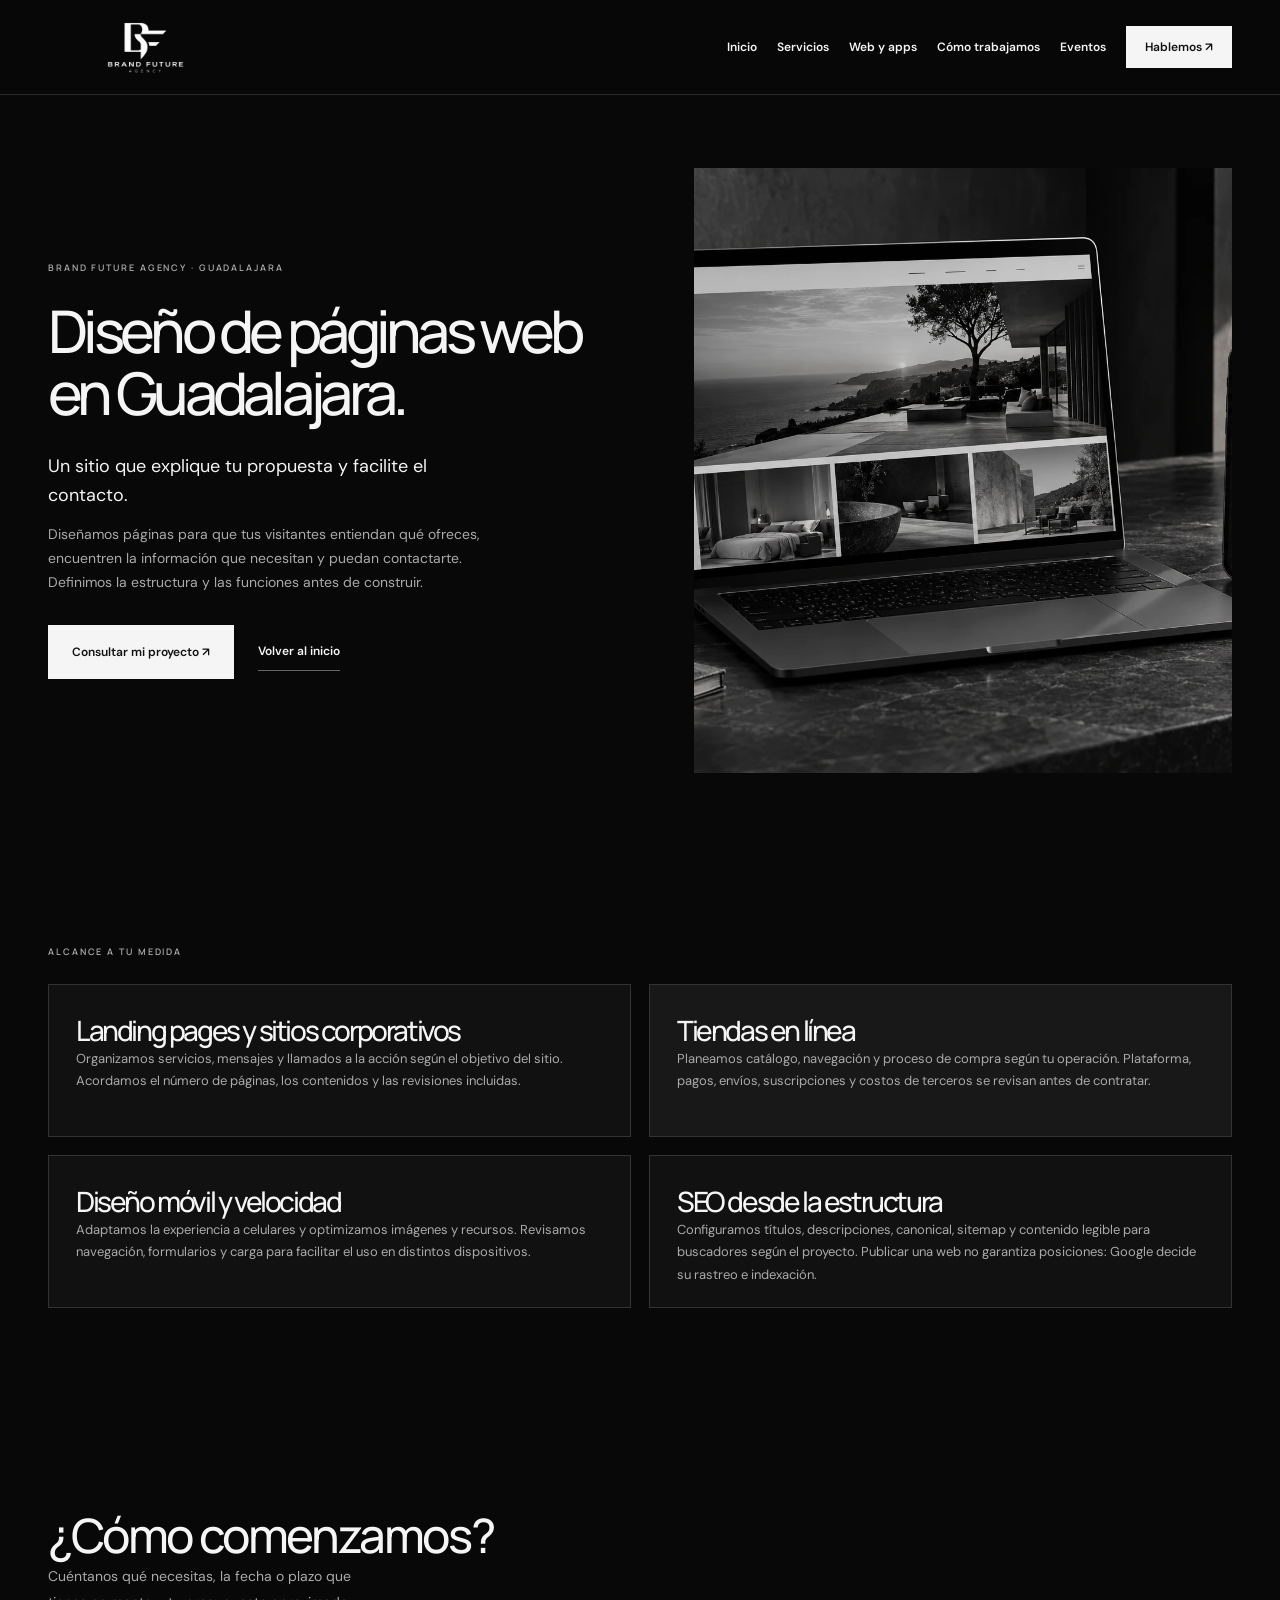
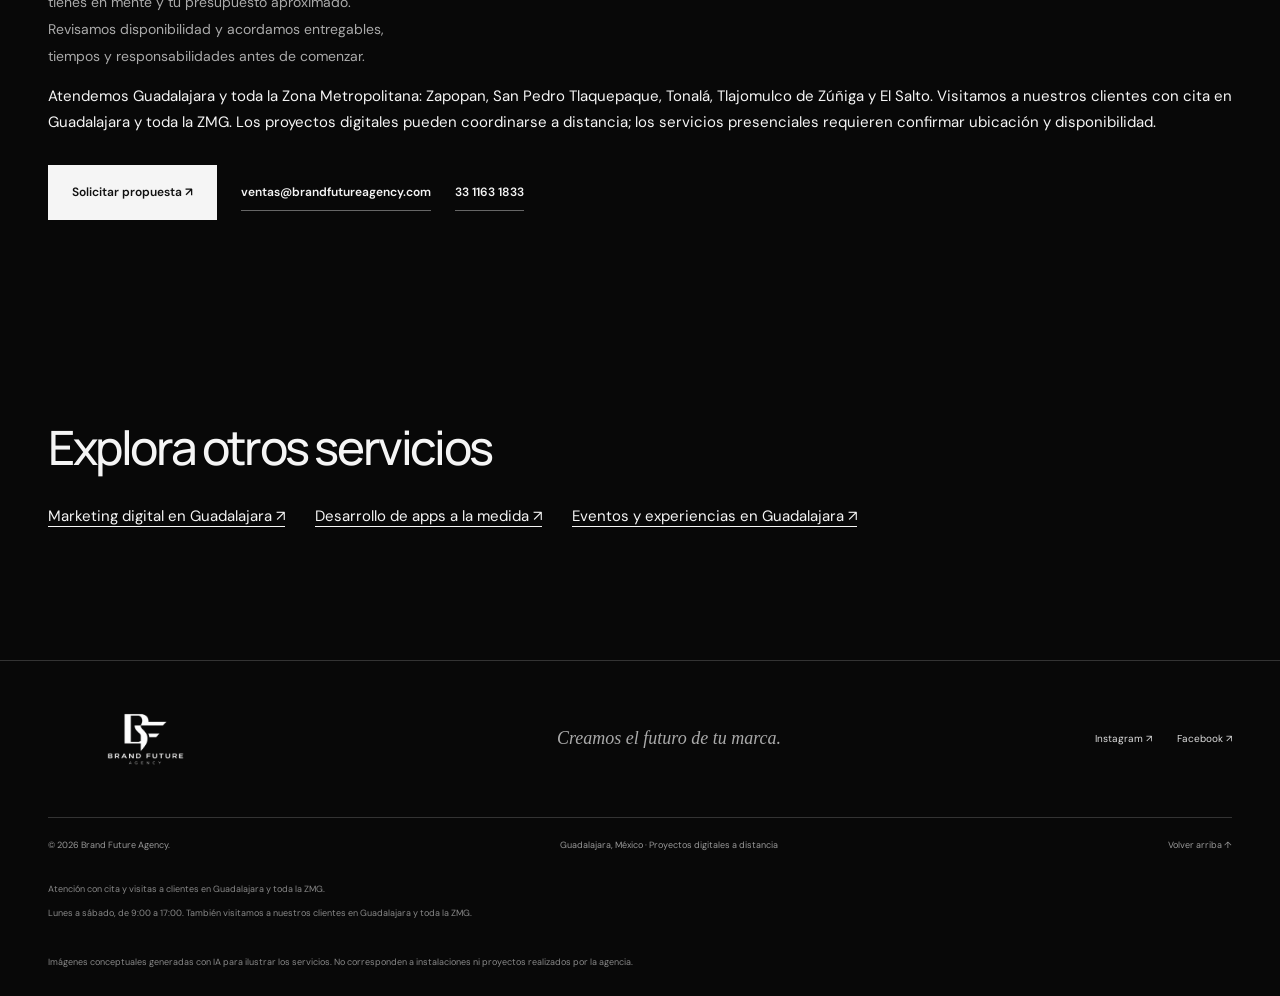
<file: diseno-paginas-web/index.html>
<!doctype html>
<html lang="es-MX">
<head>
<meta charset="UTF-8"><meta name="viewport" content="width=device-width, initial-scale=1">
<meta name="theme-color" content="#090909"><meta name="description" content="Landing pages, sitios corporativos y tiendas en línea en Guadalajara. Diseño adaptable, contenido claro y SEO técnico desde la estructura del sitio.">
<title>Diseño de páginas web en Guadalajara | Brand Future Agency</title>
<meta property="og:title" content="Diseño de páginas web en Guadalajara | Brand Future Agency"><meta property="og:description" content="Landing pages, sitios corporativos y tiendas en línea en Guadalajara. Diseño adaptable, contenido claro y SEO técnico desde la estructura del sitio."><meta property="og:type" content="website"><meta property="og:image" content="https://brandfutureagency.com/brand-future.jpg">
<link rel="icon" href="/favicon.svg?v=2" type="image/svg+xml">
<link rel="canonical" href="https://brandfutureagency.com/diseno-paginas-web/">
<meta name="robots" content="index,follow,max-image-preview:large">
<meta property="og:url" content="https://brandfutureagency.com/diseno-paginas-web/">
<meta property="og:locale" content="es_MX">
<meta property="og:site_name" content="Brand Future Agency">
<meta property="og:image:alt" content="Brand Future Agency — Creamos el futuro de tu marca">
<meta name="twitter:card" content="summary_large_image">
<meta name="twitter:title" content="Diseño de páginas web en Guadalajara | Brand Future Agency">
<meta name="twitter:description" content="Landing pages, sitios corporativos y tiendas en línea en Guadalajara. Diseño adaptable, contenido claro y SEO técnico desde la estructura del sitio.">
<meta name="twitter:image" content="https://brandfutureagency.com/brand-future.jpg">
<script type="application/ld+json">{"@context": "https://schema.org", "@graph": [{"@context": "https://schema.org", "@type": "Organization", "@id": "https://brandfutureagency.com/#organization", "name": "Brand Future Agency", "url": "https://brandfutureagency.com/", "logo": "https://brandfutureagency.com/brand-future.jpg", "email": ["ventas@brandfutureagency.com", "contacto@brandfutureagency.com"], "slogan": "Creamos el futuro de tu marca", "sameAs": ["https://www.facebook.com/Brand.Future.Agency", "https://www.instagram.com/brand.future.agency/"], "contactPoint": [{"@type": "ContactPoint", "telephone": "+523311631833", "contactType": "Información y ventas", "availableLanguage": "es"}, {"@type": "ContactPoint", "telephone": "+523332238265", "contactType": "Información y ventas", "availableLanguage": "es"}], "alternateName": ["Brand Future", "BrandFutureAgency"], "description": "Agencia de marketing digital, branding, diseño web, apps a la medida y eventos desde Guadalajara, México.", "location": {"@type": "Place", "name": "Guadalajara, Jalisco, México"}}, {"@type": "WebSite", "@id": "https://brandfutureagency.com/#website", "url": "https://brandfutureagency.com/", "name": "Brand Future Agency", "publisher": {"@id": "https://brandfutureagency.com/#organization"}, "inLanguage": "es-MX"}, {"@type": "WebPage", "@id": "https://brandfutureagency.com/diseno-paginas-web/#webpage", "url": "https://brandfutureagency.com/diseno-paginas-web/", "name": "Diseño de páginas web en Guadalajara | Brand Future Agency", "description": "Landing pages, sitios corporativos y tiendas en línea en Guadalajara. Diseño adaptable, contenido claro y SEO técnico desde la estructura del sitio.", "isPartOf": {"@id": "https://brandfutureagency.com/#website"}, "about": {"@id": "https://brandfutureagency.com/#organization"}, "inLanguage": "es-MX"}, {"@type": "Service", "@id": "https://brandfutureagency.com/diseno-paginas-web/#service", "name": "Diseño de páginas web en Guadalajara", "url": "https://brandfutureagency.com/diseno-paginas-web/", "provider": {"@id": "https://brandfutureagency.com/#organization"}, "areaServed": {"@type": "Place", "name": "Zona Metropolitana de Guadalajara, Jalisco, México"}}, {"@type": "BreadcrumbList", "itemListElement": [{"@type": "ListItem", "position": 1, "name": "Inicio", "item": "https://brandfutureagency.com/"}, {"@type": "ListItem", "position": 2, "name": "Diseño de páginas web en Guadalajara", "item": "https://brandfutureagency.com/diseno-paginas-web/"}]}]}</script>
<link rel="stylesheet" href="/studio.css?v=20261027-seo">
</head><body><a class="skip" href="#contenido">Ir al contenido</a><header><div class="container nav"><a class="brand" href="/#inicio"><img class="nav-logo-original" src="/brand-future.jpg" width="2048" height="800" alt="Brand Future Agency"></a><button class="menu-button" id="menu" aria-label="Abrir menú" aria-expanded="false" aria-controls="links">Menú ☰</button><nav class="navlinks" id="links" aria-label="Navegación principal"><a href="/">Inicio</a><a href="/#servicios">Servicios</a><a href="/#web-apps">Web y apps</a><a href="/#metodo">Cómo trabajamos</a><a href="/#eventos">Eventos</a><a href="/#contacto" class="btn small">Hablemos ↗</a></nav></div></header><main id="contenido"><section class="hero container service-hero"><div class="hero-copy"><p class="eyebrow">BRAND FUTURE AGENCY · GUADALAJARA</p><h1>Diseño de páginas web en Guadalajara.</h1><p class="hero-lead">Un sitio que explique tu propuesta y facilite el contacto.</p><p class="muted">Diseñamos páginas para que tus visitantes entiendan qué ofreces, encuentren la información que necesitan y puedan contactarte. Definimos la estructura y las funciones antes de construir.</p><div class="actions"><a class="btn" href="https://wa.me/523311631833?text=Hola%2C%20me%20interesa%20Dise%C3%B1o%20de%20p%C3%A1ginas%20web%20en%20Guadalajara%20con%20Brand%20Future%20Agency.%20%5BOrigen%3A%20web%20%7C%20servicio%3Ddiseno-paginas-web%5D" target="_blank" rel="noopener noreferrer">Consultar mi proyecto ↗</a><a class="text-link" href="/">Volver al inicio</a></div></div><div class="hero-art editorial-hero"><img class="hero-photo" src="/images/web-apps-medida.webp" width="1536" height="1024" fetchpriority="high" alt="Imagen conceptual que ilustra diseño de páginas web en guadalajara"></div></section><section class="container section"><p class="eyebrow">ALCANCE A TU MEDIDA</p><div class="services service-details"><article class="service"><h2>Landing pages y sitios corporativos</h2><p>Organizamos servicios, mensajes y llamados a la acción según el objetivo del sitio. Acordamos el número de páginas, los contenidos y las revisiones incluidas.</p></article><article class="service"><h2>Tiendas en línea</h2><p>Planeamos catálogo, navegación y proceso de compra según tu operación. Plataforma, pagos, envíos, suscripciones y costos de terceros se revisan antes de contratar.</p></article><article class="service"><h2>Diseño móvil y velocidad</h2><p>Adaptamos la experiencia a celulares y optimizamos imágenes y recursos. Revisamos navegación, formularios y carga para facilitar el uso en distintos dispositivos.</p></article><article class="service"><h2>SEO desde la estructura</h2><p>Configuramos títulos, descripciones, canonical, sitemap y contenido legible para buscadores según el proyecto. Publicar una web no garantiza posiciones: Google decide su rastreo e indexación.</p></article></div></section><section class="container section"><h2>¿Cómo comenzamos?</h2><p class="intro">Cuéntanos qué necesitas, la fecha o plazo que tienes en mente y tu presupuesto aproximado. Revisamos disponibilidad y acordamos entregables, tiempos y responsabilidades antes de comenzar.</p><p>Atendemos Guadalajara y toda la Zona Metropolitana: Zapopan, San Pedro Tlaquepaque, Tonalá, Tlajomulco de Zúñiga y El Salto. Visitamos a nuestros clientes con cita en Guadalajara y toda la ZMG. Los proyectos digitales pueden coordinarse a distancia; los servicios presenciales requieren confirmar ubicación y disponibilidad.</p><div class="actions"><a class="btn" href="https://wa.me/523311631833?text=Hola%2C%20me%20interesa%20Dise%C3%B1o%20de%20p%C3%A1ginas%20web%20en%20Guadalajara%20con%20Brand%20Future%20Agency.%20%5BOrigen%3A%20web%20%7C%20servicio%3Ddiseno-paginas-web%5D">Solicitar propuesta ↗</a><a class="text-link" href="mailto:ventas@brandfutureagency.com">ventas@brandfutureagency.com</a><a class="text-link" href="tel:+523311631833">33 1163 1833</a></div></section><section class="container section"><h2>Explora otros servicios</h2><nav class="seo-service-links" aria-label="Otros servicios"><a href="/marketing-digital/">Marketing digital en Guadalajara ↗</a><a href="/desarrollo-apps/">Desarrollo de apps a la medida ↗</a><a href="/eventos/">Eventos y experiencias en Guadalajara ↗</a></nav></section></main><footer><div class="container footer-top"><a class="brand" href="/#inicio"><img class="nav-logo-original" src="/brand-future.jpg" width="2048" height="800" alt="Brand Future Agency"></a><p>Creamos el futuro de tu marca.</p><div><a href="https://www.instagram.com/brand.future.agency/" target="_blank" rel="noopener">Instagram ↗</a><a href="https://www.facebook.com/Brand.Future.Agency" target="_blank" rel="noopener">Facebook ↗</a></div></div><div class="container footer-bottom"><span>© <span id="year">2026</span> Brand Future Agency.</span><span>Guadalajara, México · Proyectos digitales a distancia</span><a href="/#inicio">Volver arriba ↑</a></div><div class="container imagery-note"><p>Atención con cita y visitas a clientes en Guadalajara y toda la ZMG.</p><p>Lunes a sábado, de 9:00 a 17:00. También visitamos a nuestros clientes en Guadalajara y toda la ZMG.</p></div><div class="container imagery-note">Imágenes conceptuales generadas con IA para ilustrar los servicios. No corresponden a instalaciones ni proyectos realizados por la agencia.</div></footer><script>document.getElementById('year').textContent=new Date().getFullYear();const menu=document.getElementById('menu'),links=document.getElementById('links');function closeMenu(){links.classList.remove('open');menu.setAttribute('aria-expanded','false')}menu.addEventListener('click',()=>{const open=links.classList.toggle('open');menu.setAttribute('aria-expanded',String(open))});links.querySelectorAll('a').forEach(a=>a.addEventListener('click',closeMenu));document.addEventListener('keydown',e=>{if(e.key==='Escape')closeMenu()});</script></body></html>
</file>
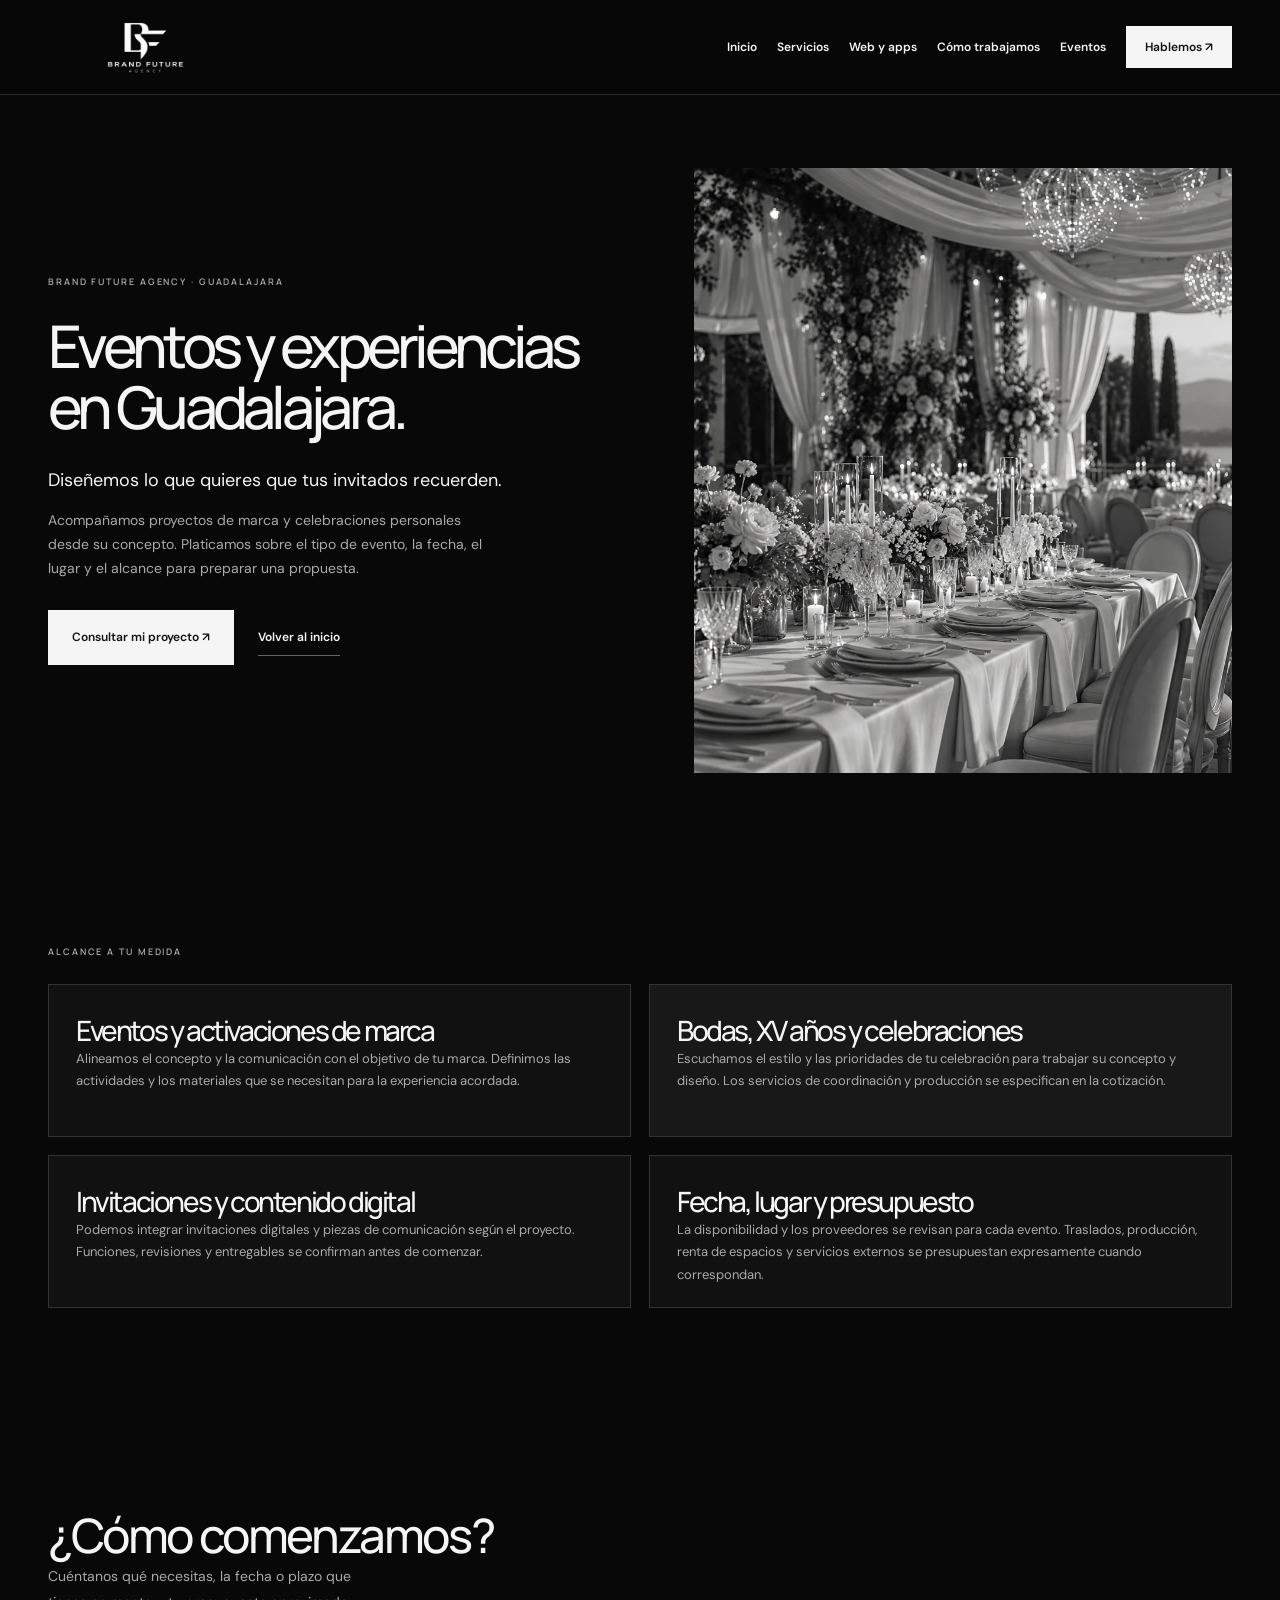
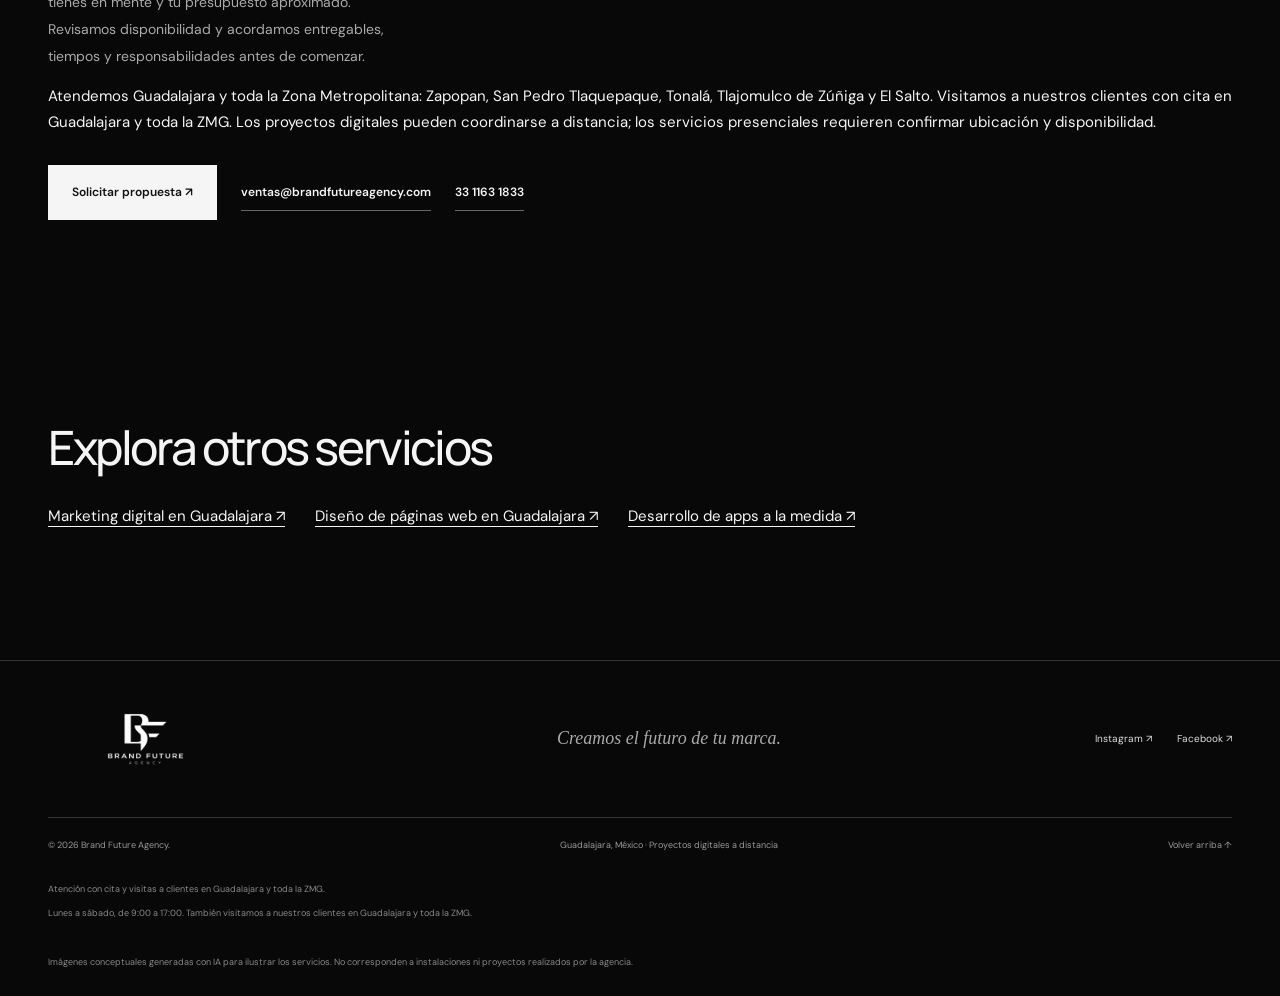
<file: eventos/index.html>
<!doctype html>
<html lang="es-MX">
<head>
<meta charset="UTF-8"><meta name="viewport" content="width=device-width, initial-scale=1">
<meta name="theme-color" content="#090909"><meta name="description" content="Concepto, diseño y coordinación de experiencias para eventos de marca, bodas y XV años en Guadalajara. Consulta alcance y disponibilidad para tu fecha.">
<title>Eventos, bodas y XV años en Guadalajara | Brand Future Agency</title>
<meta property="og:title" content="Eventos, bodas y XV años en Guadalajara | Brand Future Agency"><meta property="og:description" content="Concepto, diseño y coordinación de experiencias para eventos de marca, bodas y XV años en Guadalajara. Consulta alcance y disponibilidad para tu fecha."><meta property="og:type" content="website"><meta property="og:image" content="https://brandfutureagency.com/brand-future.jpg">
<link rel="icon" href="/favicon.svg?v=2" type="image/svg+xml">
<link rel="canonical" href="https://brandfutureagency.com/eventos/">
<meta name="robots" content="index,follow,max-image-preview:large">
<meta property="og:url" content="https://brandfutureagency.com/eventos/">
<meta property="og:locale" content="es_MX">
<meta property="og:site_name" content="Brand Future Agency">
<meta property="og:image:alt" content="Brand Future Agency — Creamos el futuro de tu marca">
<meta name="twitter:card" content="summary_large_image">
<meta name="twitter:title" content="Eventos, bodas y XV años en Guadalajara | Brand Future Agency">
<meta name="twitter:description" content="Concepto, diseño y coordinación de experiencias para eventos de marca, bodas y XV años en Guadalajara. Consulta alcance y disponibilidad para tu fecha.">
<meta name="twitter:image" content="https://brandfutureagency.com/brand-future.jpg">
<script type="application/ld+json">{"@context": "https://schema.org", "@graph": [{"@context": "https://schema.org", "@type": "Organization", "@id": "https://brandfutureagency.com/#organization", "name": "Brand Future Agency", "url": "https://brandfutureagency.com/", "logo": "https://brandfutureagency.com/brand-future.jpg", "email": ["ventas@brandfutureagency.com", "contacto@brandfutureagency.com"], "slogan": "Creamos el futuro de tu marca", "sameAs": ["https://www.facebook.com/Brand.Future.Agency", "https://www.instagram.com/brand.future.agency/"], "contactPoint": [{"@type": "ContactPoint", "telephone": "+523311631833", "contactType": "Información y ventas", "availableLanguage": "es"}, {"@type": "ContactPoint", "telephone": "+523332238265", "contactType": "Información y ventas", "availableLanguage": "es"}], "alternateName": ["Brand Future", "BrandFutureAgency"], "description": "Agencia de marketing digital, branding, diseño web, apps a la medida y eventos desde Guadalajara, México.", "location": {"@type": "Place", "name": "Guadalajara, Jalisco, México"}}, {"@type": "WebSite", "@id": "https://brandfutureagency.com/#website", "url": "https://brandfutureagency.com/", "name": "Brand Future Agency", "publisher": {"@id": "https://brandfutureagency.com/#organization"}, "inLanguage": "es-MX"}, {"@type": "WebPage", "@id": "https://brandfutureagency.com/eventos/#webpage", "url": "https://brandfutureagency.com/eventos/", "name": "Eventos, bodas y XV años en Guadalajara | Brand Future Agency", "description": "Concepto, diseño y coordinación de experiencias para eventos de marca, bodas y XV años en Guadalajara. Consulta alcance y disponibilidad para tu fecha.", "isPartOf": {"@id": "https://brandfutureagency.com/#website"}, "about": {"@id": "https://brandfutureagency.com/#organization"}, "inLanguage": "es-MX"}, {"@type": "Service", "@id": "https://brandfutureagency.com/eventos/#service", "name": "Eventos y experiencias en Guadalajara", "url": "https://brandfutureagency.com/eventos/", "provider": {"@id": "https://brandfutureagency.com/#organization"}, "areaServed": {"@type": "Place", "name": "Zona Metropolitana de Guadalajara, Jalisco, México"}}, {"@type": "BreadcrumbList", "itemListElement": [{"@type": "ListItem", "position": 1, "name": "Inicio", "item": "https://brandfutureagency.com/"}, {"@type": "ListItem", "position": 2, "name": "Eventos y experiencias en Guadalajara", "item": "https://brandfutureagency.com/eventos/"}]}]}</script>
<link rel="stylesheet" href="/studio.css?v=20261027-seo">
</head><body><a class="skip" href="#contenido">Ir al contenido</a><header><div class="container nav"><a class="brand" href="/#inicio"><img class="nav-logo-original" src="/brand-future.jpg" width="2048" height="800" alt="Brand Future Agency"></a><button class="menu-button" id="menu" aria-label="Abrir menú" aria-expanded="false" aria-controls="links">Menú ☰</button><nav class="navlinks" id="links" aria-label="Navegación principal"><a href="/">Inicio</a><a href="/#servicios">Servicios</a><a href="/#web-apps">Web y apps</a><a href="/#metodo">Cómo trabajamos</a><a href="/#eventos">Eventos</a><a href="/#contacto" class="btn small">Hablemos ↗</a></nav></div></header><main id="contenido"><section class="hero container service-hero"><div class="hero-copy"><p class="eyebrow">BRAND FUTURE AGENCY · GUADALAJARA</p><h1>Eventos y experiencias en Guadalajara.</h1><p class="hero-lead">Diseñemos lo que quieres que tus invitados recuerden.</p><p class="muted">Acompañamos proyectos de marca y celebraciones personales desde su concepto. Platicamos sobre el tipo de evento, la fecha, el lugar y el alcance para preparar una propuesta.</p><div class="actions"><a class="btn" href="https://wa.me/523311631833?text=Hola%2C%20me%20interesa%20Eventos%20y%20experiencias%20en%20Guadalajara%20con%20Brand%20Future%20Agency.%20%5BOrigen%3A%20web%20%7C%20servicio%3Deventos%5D" target="_blank" rel="noopener noreferrer">Consultar mi proyecto ↗</a><a class="text-link" href="/">Volver al inicio</a></div></div><div class="hero-art editorial-hero"><img class="hero-photo" src="/images/eventos-editorial.webp" width="1536" height="1024" fetchpriority="high" alt="Imagen conceptual que ilustra eventos y experiencias en guadalajara"></div></section><section class="container section"><p class="eyebrow">ALCANCE A TU MEDIDA</p><div class="services service-details"><article class="service"><h2>Eventos y activaciones de marca</h2><p>Alineamos el concepto y la comunicación con el objetivo de tu marca. Definimos las actividades y los materiales que se necesitan para la experiencia acordada.</p></article><article class="service"><h2>Bodas, XV años y celebraciones</h2><p>Escuchamos el estilo y las prioridades de tu celebración para trabajar su concepto y diseño. Los servicios de coordinación y producción se especifican en la cotización.</p></article><article class="service"><h2>Invitaciones y contenido digital</h2><p>Podemos integrar invitaciones digitales y piezas de comunicación según el proyecto. Funciones, revisiones y entregables se confirman antes de comenzar.</p></article><article class="service"><h2>Fecha, lugar y presupuesto</h2><p>La disponibilidad y los proveedores se revisan para cada evento. Traslados, producción, renta de espacios y servicios externos se presupuestan expresamente cuando correspondan.</p></article></div></section><section class="container section"><h2>¿Cómo comenzamos?</h2><p class="intro">Cuéntanos qué necesitas, la fecha o plazo que tienes en mente y tu presupuesto aproximado. Revisamos disponibilidad y acordamos entregables, tiempos y responsabilidades antes de comenzar.</p><p>Atendemos Guadalajara y toda la Zona Metropolitana: Zapopan, San Pedro Tlaquepaque, Tonalá, Tlajomulco de Zúñiga y El Salto. Visitamos a nuestros clientes con cita en Guadalajara y toda la ZMG. Los proyectos digitales pueden coordinarse a distancia; los servicios presenciales requieren confirmar ubicación y disponibilidad.</p><div class="actions"><a class="btn" href="https://wa.me/523311631833?text=Hola%2C%20me%20interesa%20Eventos%20y%20experiencias%20en%20Guadalajara%20con%20Brand%20Future%20Agency.%20%5BOrigen%3A%20web%20%7C%20servicio%3Deventos%5D">Solicitar propuesta ↗</a><a class="text-link" href="mailto:ventas@brandfutureagency.com">ventas@brandfutureagency.com</a><a class="text-link" href="tel:+523311631833">33 1163 1833</a></div></section><section class="container section"><h2>Explora otros servicios</h2><nav class="seo-service-links" aria-label="Otros servicios"><a href="/marketing-digital/">Marketing digital en Guadalajara ↗</a><a href="/diseno-paginas-web/">Diseño de páginas web en Guadalajara ↗</a><a href="/desarrollo-apps/">Desarrollo de apps a la medida ↗</a></nav></section></main><footer><div class="container footer-top"><a class="brand" href="/#inicio"><img class="nav-logo-original" src="/brand-future.jpg" width="2048" height="800" alt="Brand Future Agency"></a><p>Creamos el futuro de tu marca.</p><div><a href="https://www.instagram.com/brand.future.agency/" target="_blank" rel="noopener">Instagram ↗</a><a href="https://www.facebook.com/Brand.Future.Agency" target="_blank" rel="noopener">Facebook ↗</a></div></div><div class="container footer-bottom"><span>© <span id="year">2026</span> Brand Future Agency.</span><span>Guadalajara, México · Proyectos digitales a distancia</span><a href="/#inicio">Volver arriba ↑</a></div><div class="container imagery-note"><p>Atención con cita y visitas a clientes en Guadalajara y toda la ZMG.</p><p>Lunes a sábado, de 9:00 a 17:00. También visitamos a nuestros clientes en Guadalajara y toda la ZMG.</p></div><div class="container imagery-note">Imágenes conceptuales generadas con IA para ilustrar los servicios. No corresponden a instalaciones ni proyectos realizados por la agencia.</div></footer><script>document.getElementById('year').textContent=new Date().getFullYear();const menu=document.getElementById('menu'),links=document.getElementById('links');function closeMenu(){links.classList.remove('open');menu.setAttribute('aria-expanded','false')}menu.addEventListener('click',()=>{const open=links.classList.toggle('open');menu.setAttribute('aria-expanded',String(open))});links.querySelectorAll('a').forEach(a=>a.addEventListener('click',closeMenu));document.addEventListener('keydown',e=>{if(e.key==='Escape')closeMenu()});</script></body></html>
</file>
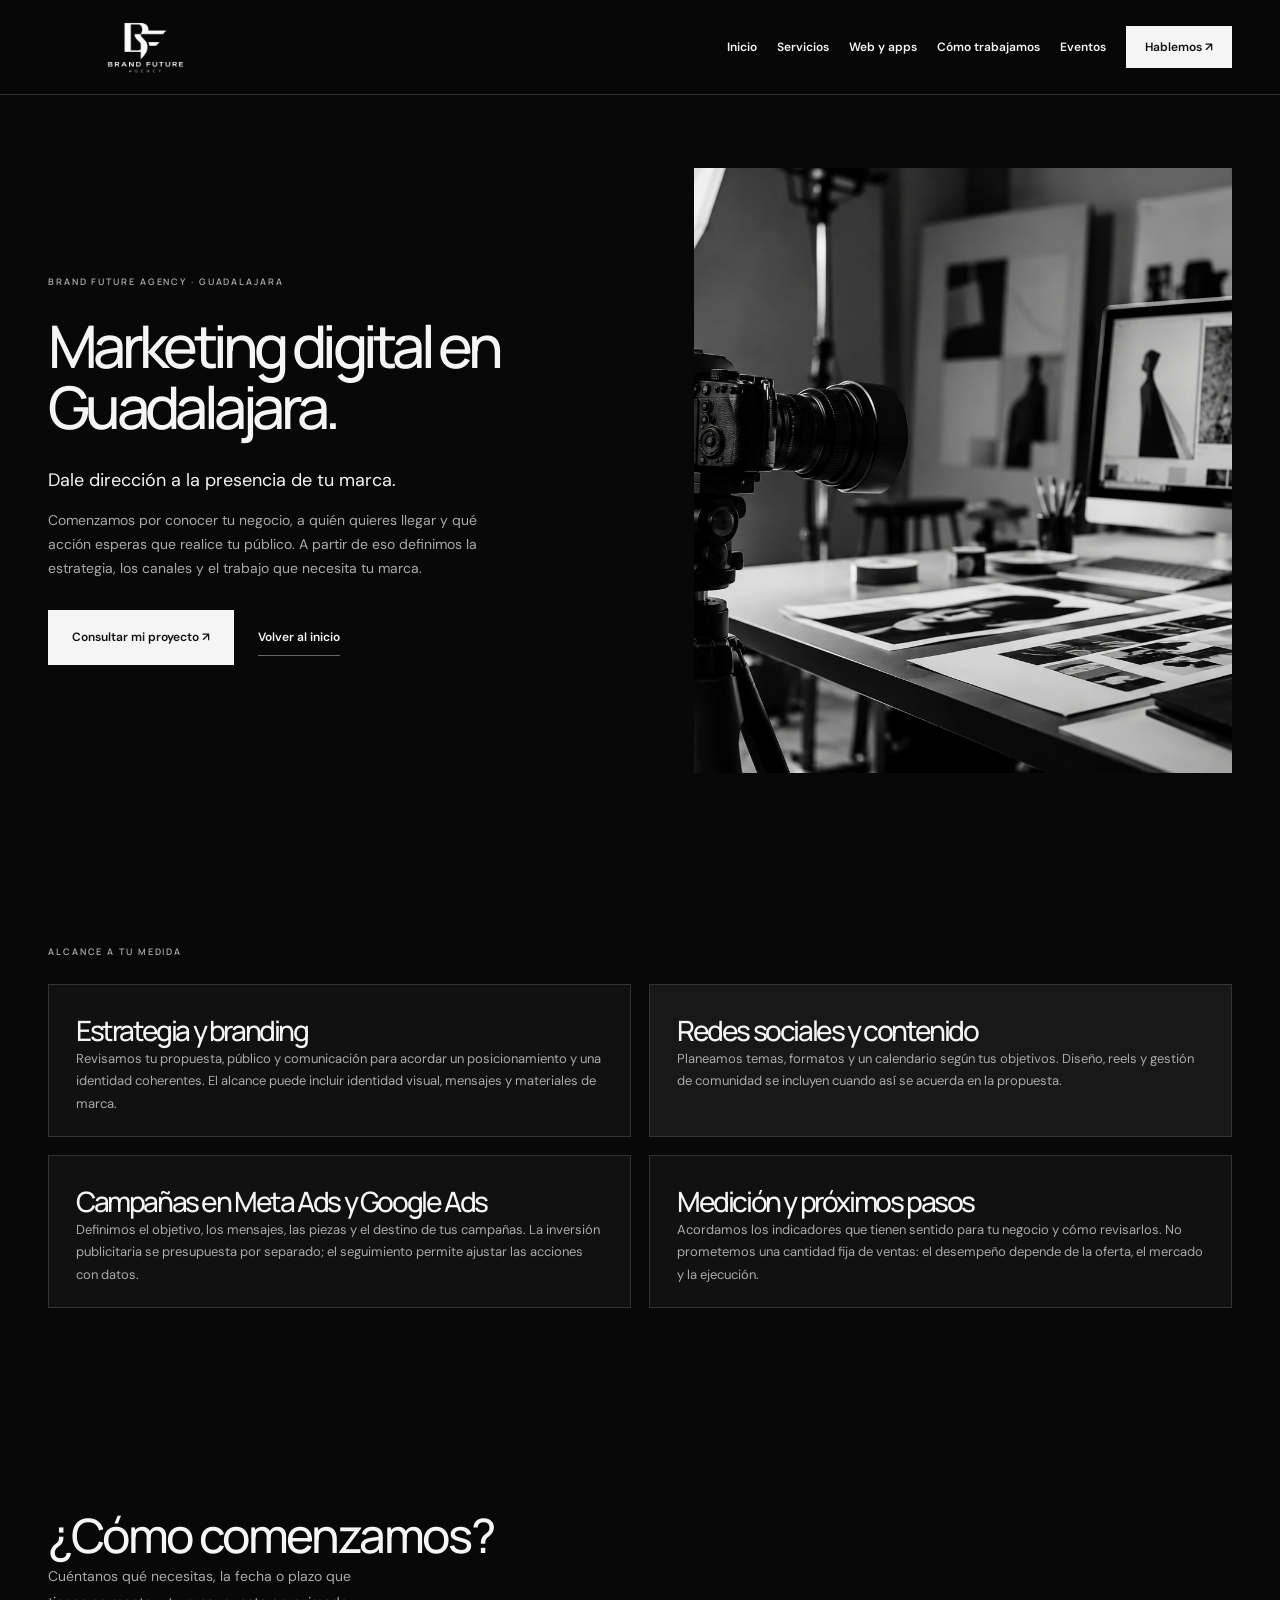
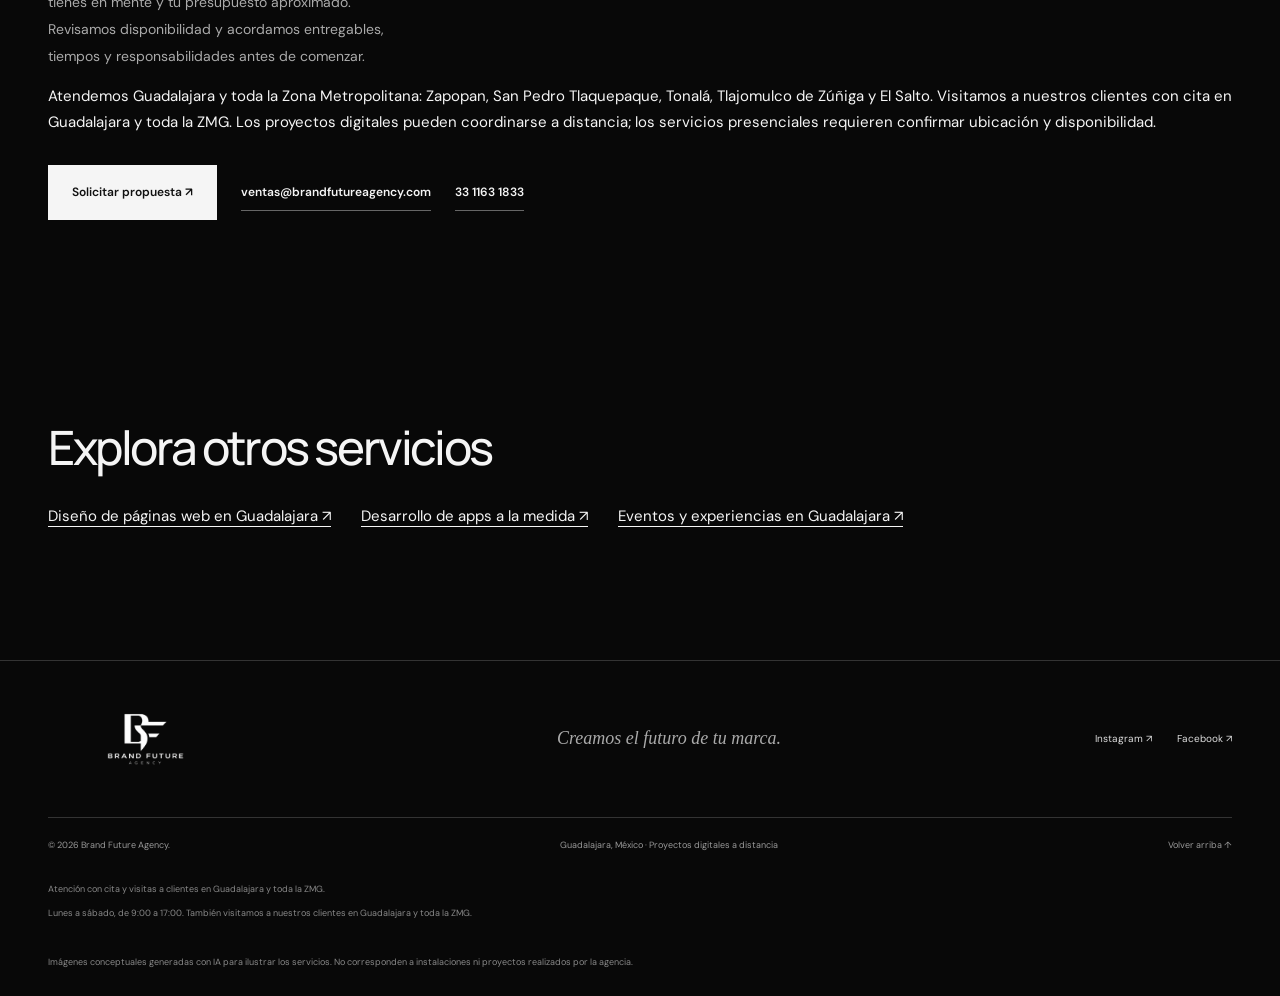
<file: marketing-digital/index.html>
<!doctype html>
<html lang="es-MX">
<head>
<meta charset="UTF-8"><meta name="viewport" content="width=device-width, initial-scale=1">
<meta name="theme-color" content="#090909"><meta name="description" content="Estrategia de marketing digital, branding, redes sociales y campañas en Guadalajara. Define objetivos, contenido y medición con Brand Future Agency.">
<title>Marketing digital en Guadalajara | Brand Future Agency</title>
<meta property="og:title" content="Marketing digital en Guadalajara | Brand Future Agency"><meta property="og:description" content="Estrategia de marketing digital, branding, redes sociales y campañas en Guadalajara. Define objetivos, contenido y medición con Brand Future Agency."><meta property="og:type" content="website"><meta property="og:image" content="https://brandfutureagency.com/brand-future.jpg">
<link rel="icon" href="/favicon.svg?v=2" type="image/svg+xml">
<link rel="canonical" href="https://brandfutureagency.com/marketing-digital/">
<meta name="robots" content="index,follow,max-image-preview:large">
<meta property="og:url" content="https://brandfutureagency.com/marketing-digital/">
<meta property="og:locale" content="es_MX">
<meta property="og:site_name" content="Brand Future Agency">
<meta property="og:image:alt" content="Brand Future Agency — Creamos el futuro de tu marca">
<meta name="twitter:card" content="summary_large_image">
<meta name="twitter:title" content="Marketing digital en Guadalajara | Brand Future Agency">
<meta name="twitter:description" content="Estrategia de marketing digital, branding, redes sociales y campañas en Guadalajara. Define objetivos, contenido y medición con Brand Future Agency.">
<meta name="twitter:image" content="https://brandfutureagency.com/brand-future.jpg">
<script type="application/ld+json">{"@context": "https://schema.org", "@graph": [{"@context": "https://schema.org", "@type": "Organization", "@id": "https://brandfutureagency.com/#organization", "name": "Brand Future Agency", "url": "https://brandfutureagency.com/", "logo": "https://brandfutureagency.com/brand-future.jpg", "email": ["ventas@brandfutureagency.com", "contacto@brandfutureagency.com"], "slogan": "Creamos el futuro de tu marca", "sameAs": ["https://www.facebook.com/Brand.Future.Agency", "https://www.instagram.com/brand.future.agency/"], "contactPoint": [{"@type": "ContactPoint", "telephone": "+523311631833", "contactType": "Información y ventas", "availableLanguage": "es"}, {"@type": "ContactPoint", "telephone": "+523332238265", "contactType": "Información y ventas", "availableLanguage": "es"}], "alternateName": ["Brand Future", "BrandFutureAgency"], "description": "Agencia de marketing digital, branding, diseño web, apps a la medida y eventos desde Guadalajara, México.", "location": {"@type": "Place", "name": "Guadalajara, Jalisco, México"}}, {"@type": "WebSite", "@id": "https://brandfutureagency.com/#website", "url": "https://brandfutureagency.com/", "name": "Brand Future Agency", "publisher": {"@id": "https://brandfutureagency.com/#organization"}, "inLanguage": "es-MX"}, {"@type": "WebPage", "@id": "https://brandfutureagency.com/marketing-digital/#webpage", "url": "https://brandfutureagency.com/marketing-digital/", "name": "Marketing digital en Guadalajara | Brand Future Agency", "description": "Estrategia de marketing digital, branding, redes sociales y campañas en Guadalajara. Define objetivos, contenido y medición con Brand Future Agency.", "isPartOf": {"@id": "https://brandfutureagency.com/#website"}, "about": {"@id": "https://brandfutureagency.com/#organization"}, "inLanguage": "es-MX"}, {"@type": "Service", "@id": "https://brandfutureagency.com/marketing-digital/#service", "name": "Marketing digital en Guadalajara", "url": "https://brandfutureagency.com/marketing-digital/", "provider": {"@id": "https://brandfutureagency.com/#organization"}, "areaServed": {"@type": "Place", "name": "Zona Metropolitana de Guadalajara, Jalisco, México"}}, {"@type": "BreadcrumbList", "itemListElement": [{"@type": "ListItem", "position": 1, "name": "Inicio", "item": "https://brandfutureagency.com/"}, {"@type": "ListItem", "position": 2, "name": "Marketing digital en Guadalajara", "item": "https://brandfutureagency.com/marketing-digital/"}]}]}</script>
<link rel="stylesheet" href="/studio.css?v=20261027-seo">
</head><body><a class="skip" href="#contenido">Ir al contenido</a><header><div class="container nav"><a class="brand" href="/#inicio"><img class="nav-logo-original" src="/brand-future.jpg" width="2048" height="800" alt="Brand Future Agency"></a><button class="menu-button" id="menu" aria-label="Abrir menú" aria-expanded="false" aria-controls="links">Menú ☰</button><nav class="navlinks" id="links" aria-label="Navegación principal"><a href="/">Inicio</a><a href="/#servicios">Servicios</a><a href="/#web-apps">Web y apps</a><a href="/#metodo">Cómo trabajamos</a><a href="/#eventos">Eventos</a><a href="/#contacto" class="btn small">Hablemos ↗</a></nav></div></header><main id="contenido"><section class="hero container service-hero"><div class="hero-copy"><p class="eyebrow">BRAND FUTURE AGENCY · GUADALAJARA</p><h1>Marketing digital en Guadalajara.</h1><p class="hero-lead">Dale dirección a la presencia de tu marca.</p><p class="muted">Comenzamos por conocer tu negocio, a quién quieres llegar y qué acción esperas que realice tu público. A partir de eso definimos la estrategia, los canales y el trabajo que necesita tu marca.</p><div class="actions"><a class="btn" href="https://wa.me/523311631833?text=Hola%2C%20me%20interesa%20Marketing%20digital%20en%20Guadalajara%20con%20Brand%20Future%20Agency.%20%5BOrigen%3A%20web%20%7C%20servicio%3Dmarketing-digital%5D" target="_blank" rel="noopener noreferrer">Consultar mi proyecto ↗</a><a class="text-link" href="/">Volver al inicio</a></div></div><div class="hero-art editorial-hero"><img class="hero-photo" src="/images/marketing-editorial.webp" width="1536" height="1024" fetchpriority="high" alt="Imagen conceptual que ilustra marketing digital en guadalajara"></div></section><section class="container section"><p class="eyebrow">ALCANCE A TU MEDIDA</p><div class="services service-details"><article class="service"><h2>Estrategia y branding</h2><p>Revisamos tu propuesta, público y comunicación para acordar un posicionamiento y una identidad coherentes. El alcance puede incluir identidad visual, mensajes y materiales de marca.</p></article><article class="service"><h2>Redes sociales y contenido</h2><p>Planeamos temas, formatos y un calendario según tus objetivos. Diseño, reels y gestión de comunidad se incluyen cuando así se acuerda en la propuesta.</p></article><article class="service"><h2>Campañas en Meta Ads y Google Ads</h2><p>Definimos el objetivo, los mensajes, las piezas y el destino de tus campañas. La inversión publicitaria se presupuesta por separado; el seguimiento permite ajustar las acciones con datos.</p></article><article class="service"><h2>Medición y próximos pasos</h2><p>Acordamos los indicadores que tienen sentido para tu negocio y cómo revisarlos. No prometemos una cantidad fija de ventas: el desempeño depende de la oferta, el mercado y la ejecución.</p></article></div></section><section class="container section"><h2>¿Cómo comenzamos?</h2><p class="intro">Cuéntanos qué necesitas, la fecha o plazo que tienes en mente y tu presupuesto aproximado. Revisamos disponibilidad y acordamos entregables, tiempos y responsabilidades antes de comenzar.</p><p>Atendemos Guadalajara y toda la Zona Metropolitana: Zapopan, San Pedro Tlaquepaque, Tonalá, Tlajomulco de Zúñiga y El Salto. Visitamos a nuestros clientes con cita en Guadalajara y toda la ZMG. Los proyectos digitales pueden coordinarse a distancia; los servicios presenciales requieren confirmar ubicación y disponibilidad.</p><div class="actions"><a class="btn" href="https://wa.me/523311631833?text=Hola%2C%20me%20interesa%20Marketing%20digital%20en%20Guadalajara%20con%20Brand%20Future%20Agency.%20%5BOrigen%3A%20web%20%7C%20servicio%3Dmarketing-digital%5D">Solicitar propuesta ↗</a><a class="text-link" href="mailto:ventas@brandfutureagency.com">ventas@brandfutureagency.com</a><a class="text-link" href="tel:+523311631833">33 1163 1833</a></div></section><section class="container section"><h2>Explora otros servicios</h2><nav class="seo-service-links" aria-label="Otros servicios"><a href="/diseno-paginas-web/">Diseño de páginas web en Guadalajara ↗</a><a href="/desarrollo-apps/">Desarrollo de apps a la medida ↗</a><a href="/eventos/">Eventos y experiencias en Guadalajara ↗</a></nav></section></main><footer><div class="container footer-top"><a class="brand" href="/#inicio"><img class="nav-logo-original" src="/brand-future.jpg" width="2048" height="800" alt="Brand Future Agency"></a><p>Creamos el futuro de tu marca.</p><div><a href="https://www.instagram.com/brand.future.agency/" target="_blank" rel="noopener">Instagram ↗</a><a href="https://www.facebook.com/Brand.Future.Agency" target="_blank" rel="noopener">Facebook ↗</a></div></div><div class="container footer-bottom"><span>© <span id="year">2026</span> Brand Future Agency.</span><span>Guadalajara, México · Proyectos digitales a distancia</span><a href="/#inicio">Volver arriba ↑</a></div><div class="container imagery-note"><p>Atención con cita y visitas a clientes en Guadalajara y toda la ZMG.</p><p>Lunes a sábado, de 9:00 a 17:00. También visitamos a nuestros clientes en Guadalajara y toda la ZMG.</p></div><div class="container imagery-note">Imágenes conceptuales generadas con IA para ilustrar los servicios. No corresponden a instalaciones ni proyectos realizados por la agencia.</div></footer><script>document.getElementById('year').textContent=new Date().getFullYear();const menu=document.getElementById('menu'),links=document.getElementById('links');function closeMenu(){links.classList.remove('open');menu.setAttribute('aria-expanded','false')}menu.addEventListener('click',()=>{const open=links.classList.toggle('open');menu.setAttribute('aria-expanded',String(open))});links.querySelectorAll('a').forEach(a=>a.addEventListener('click',closeMenu));document.addEventListener('keydown',e=>{if(e.key==='Escape')closeMenu()});</script></body></html>
</file>
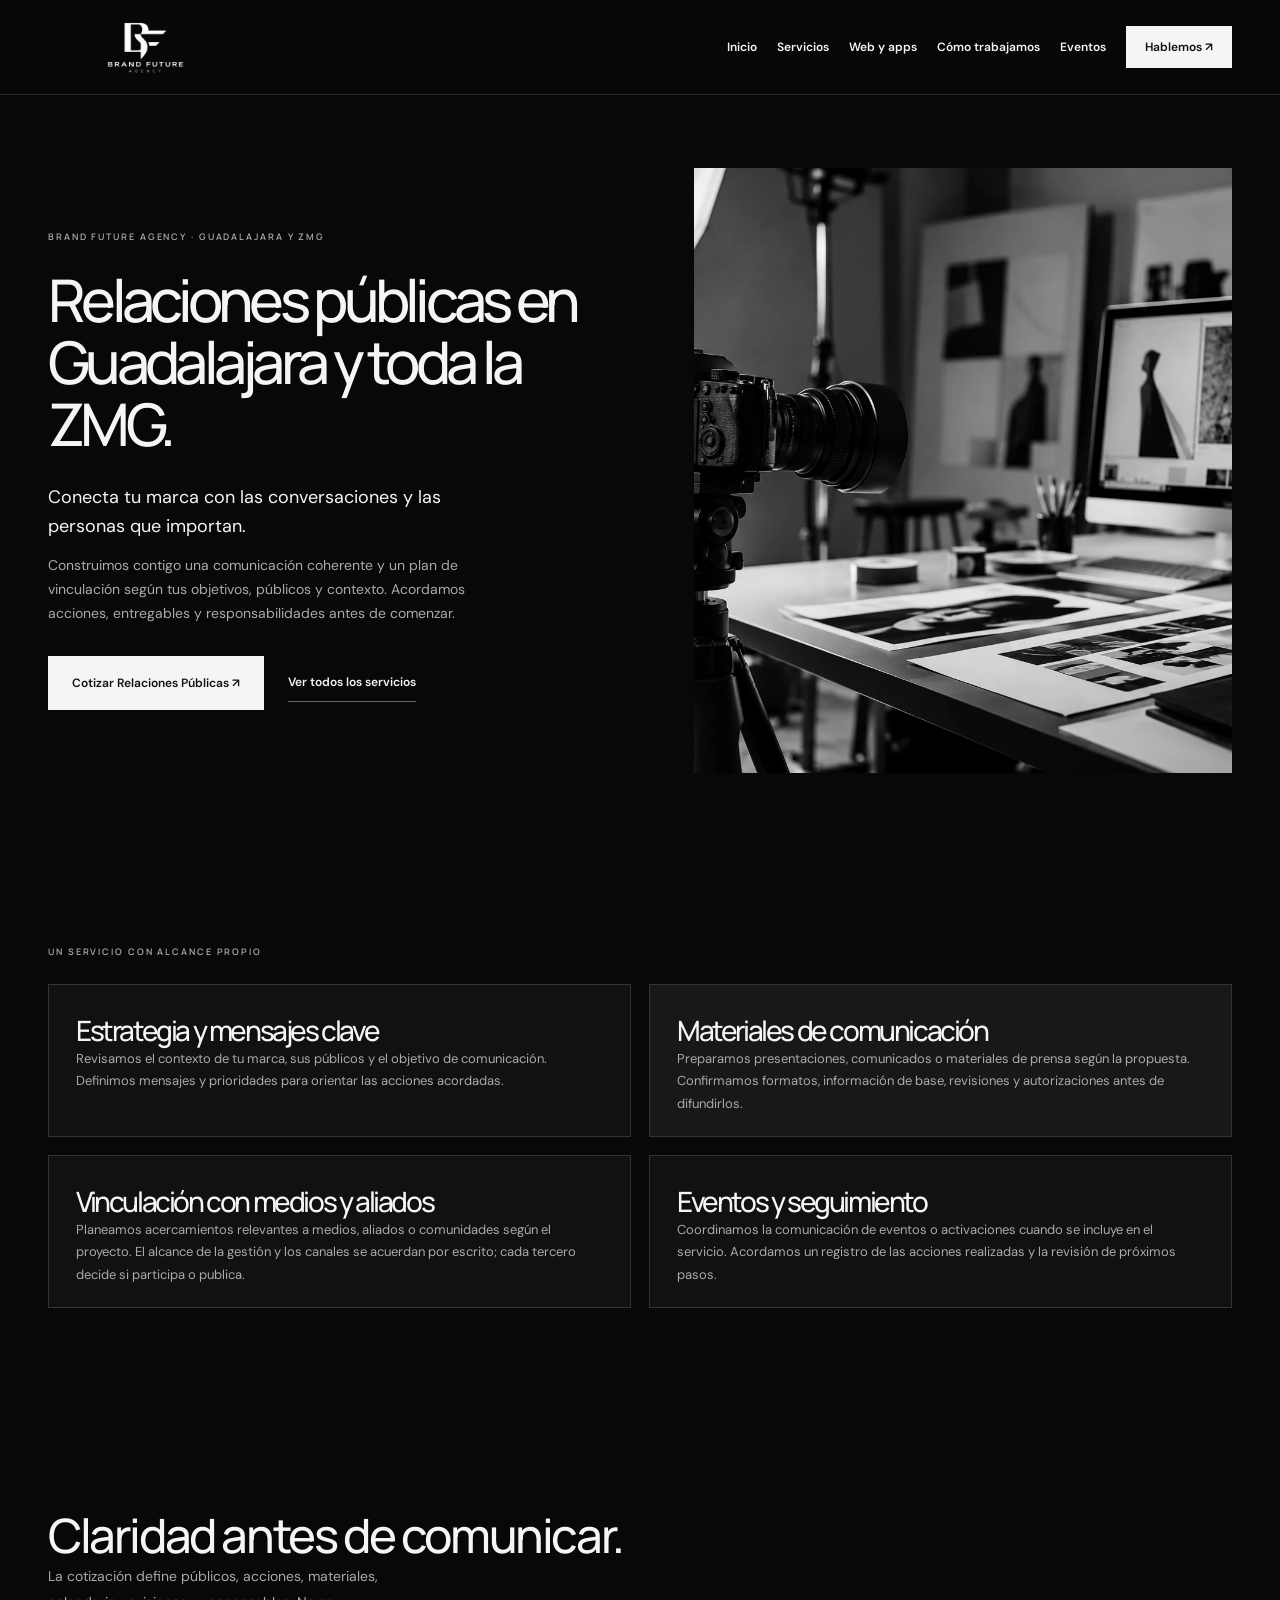
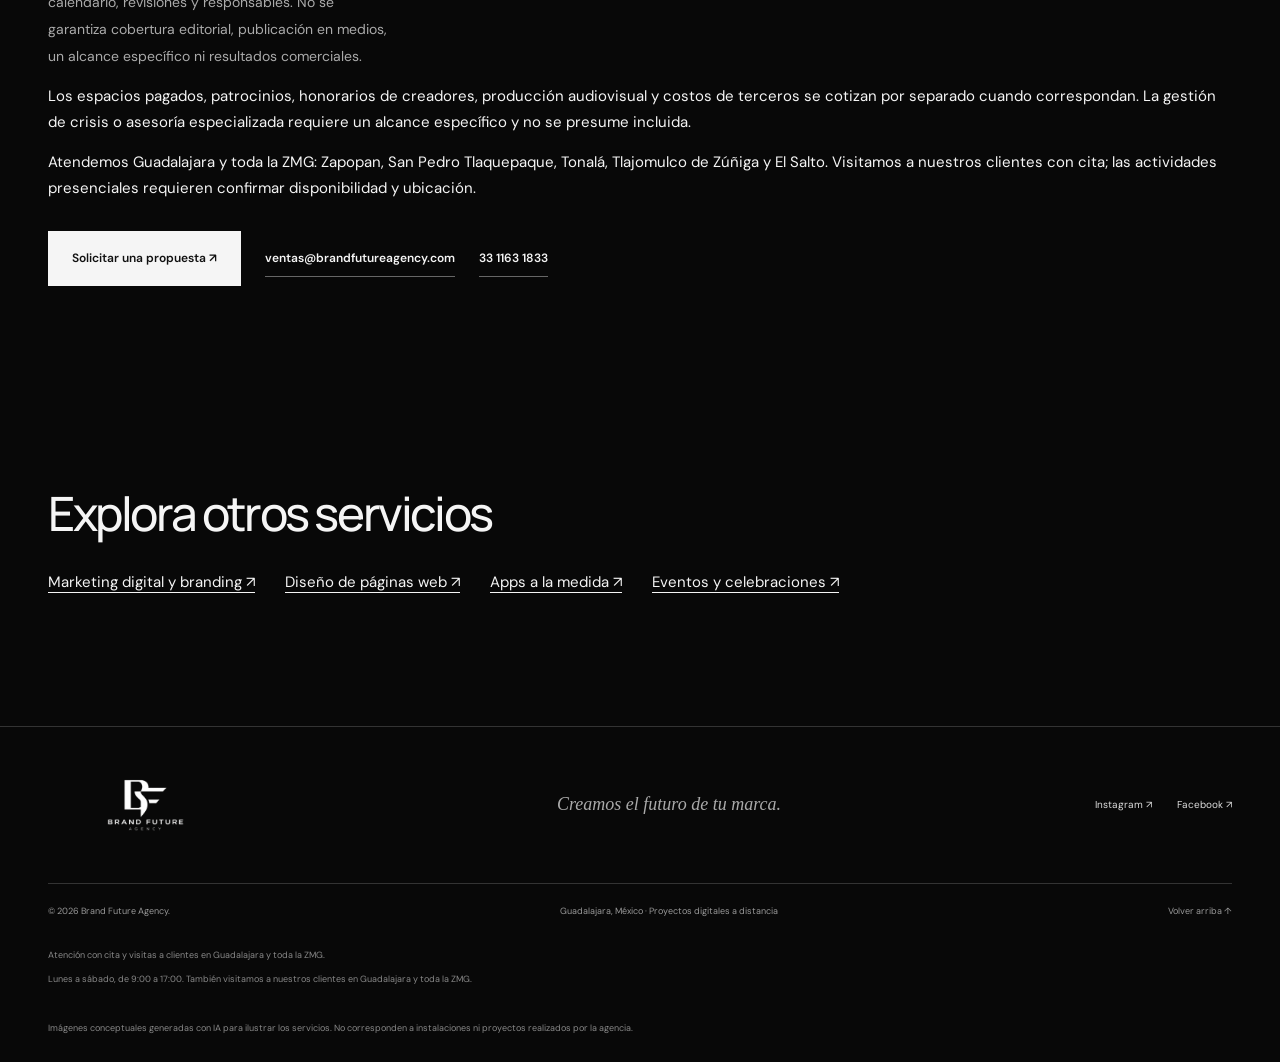
<file: relaciones-publicas/index.html>
<!doctype html>
<html lang="es-MX">
<head>
<meta charset="UTF-8"><meta name="viewport" content="width=device-width, initial-scale=1">
<meta name="theme-color" content="#090909"><meta name="description" content="Relaciones públicas y comunicación en Guadalajara y toda la ZMG. Mensajes clave, materiales de prensa y vinculación con medios y aliados. Solicita una propuesta.">
<title>Relaciones públicas en Guadalajara | Brand Future Agency</title>
<meta property="og:title" content="Relaciones públicas en Guadalajara | Brand Future Agency"><meta property="og:description" content="Relaciones públicas y comunicación en Guadalajara y toda la ZMG. Mensajes clave, materiales de prensa y vinculación con medios y aliados. Solicita una propuesta."><meta property="og:type" content="website"><meta property="og:image" content="https://brandfutureagency.com/brand-future.jpg">
<link rel="icon" href="/favicon.svg?v=2" type="image/svg+xml">
<link rel="canonical" href="https://brandfutureagency.com/relaciones-publicas/">
<meta name="robots" content="index,follow,max-image-preview:large">
<meta property="og:url" content="https://brandfutureagency.com/relaciones-publicas/">
<meta property="og:locale" content="es_MX">
<meta property="og:site_name" content="Brand Future Agency">
<meta property="og:image:alt" content="Brand Future Agency — Creamos el futuro de tu marca">
<meta name="twitter:card" content="summary_large_image">
<meta name="twitter:title" content="Relaciones públicas en Guadalajara | Brand Future Agency">
<meta name="twitter:description" content="Relaciones públicas y comunicación en Guadalajara y toda la ZMG. Mensajes clave, materiales de prensa y vinculación con medios y aliados. Solicita una propuesta.">
<meta name="twitter:image" content="https://brandfutureagency.com/brand-future.jpg">
<script type="application/ld+json">{"@context": "https://schema.org", "@graph": [{"@context": "https://schema.org", "@type": "Organization", "@id": "https://brandfutureagency.com/#organization", "name": "Brand Future Agency", "url": "https://brandfutureagency.com/", "logo": "https://brandfutureagency.com/brand-future.jpg", "email": ["ventas@brandfutureagency.com", "contacto@brandfutureagency.com"], "slogan": "Creamos el futuro de tu marca", "sameAs": ["https://www.facebook.com/Brand.Future.Agency", "https://www.instagram.com/brand.future.agency/"], "contactPoint": [{"@type": "ContactPoint", "telephone": "+523311631833", "contactType": "Información y ventas", "availableLanguage": "es"}, {"@type": "ContactPoint", "telephone": "+523332238265", "contactType": "Información y ventas", "availableLanguage": "es"}], "alternateName": ["Brand Future", "BrandFutureAgency"], "description": "Agencia de marketing digital, branding, diseño web, apps a la medida y eventos desde Guadalajara, México.", "location": {"@type": "Place", "name": "Guadalajara, Jalisco, México"}}, {"@type": "WebSite", "@id": "https://brandfutureagency.com/#website", "url": "https://brandfutureagency.com/", "name": "Brand Future Agency", "publisher": {"@id": "https://brandfutureagency.com/#organization"}, "inLanguage": "es-MX"}, {"@type": "WebPage", "@id": "https://brandfutureagency.com/relaciones-publicas/#webpage", "url": "https://brandfutureagency.com/relaciones-publicas/", "name": "Relaciones públicas en Guadalajara | Brand Future Agency", "description": "Relaciones públicas y comunicación en Guadalajara y toda la ZMG. Mensajes clave, materiales de prensa y vinculación con medios y aliados. Solicita una propuesta.", "isPartOf": {"@id": "https://brandfutureagency.com/#website"}, "about": {"@id": "https://brandfutureagency.com/#organization"}, "inLanguage": "es-MX"}, {"@type": "Service", "@id": "https://brandfutureagency.com/relaciones-publicas/#service", "name": "Relaciones públicas y comunicación en Guadalajara", "url": "https://brandfutureagency.com/relaciones-publicas/", "provider": {"@id": "https://brandfutureagency.com/#organization"}, "areaServed": {"@type": "Place", "name": "Zona Metropolitana de Guadalajara, Jalisco, México"}, "description": "Relaciones públicas y comunicación en Guadalajara y toda la ZMG. Mensajes clave, materiales de prensa y vinculación con medios y aliados. Solicita una propuesta."}, {"@type": "BreadcrumbList", "itemListElement": [{"@type": "ListItem", "position": 1, "name": "Inicio", "item": "https://brandfutureagency.com/"}, {"@type": "ListItem", "position": 2, "name": "Relaciones públicas", "item": "https://brandfutureagency.com/relaciones-publicas/"}]}]}</script>
<link rel="stylesheet" href="/studio.css?v=20261027-seo">
</head><body><a class="skip" href="#contenido">Ir al contenido</a><header><div class="container nav"><a class="brand" href="/#inicio"><img class="nav-logo-original" src="/brand-future.jpg" width="2048" height="800" alt="Brand Future Agency"></a><button class="menu-button" id="menu" aria-label="Abrir menú" aria-expanded="false" aria-controls="links">Menú ☰</button><nav class="navlinks" id="links" aria-label="Navegación principal"><a href="/">Inicio</a><a href="/#servicios">Servicios</a><a href="/#web-apps">Web y apps</a><a href="/#metodo">Cómo trabajamos</a><a href="/#eventos">Eventos</a><a href="/#contacto" class="btn small">Hablemos ↗</a></nav></div></header><main id="contenido"><section class="hero container service-hero"><div class="hero-copy"><p class="eyebrow">BRAND FUTURE AGENCY · GUADALAJARA Y ZMG</p><h1>Relaciones públicas en Guadalajara y toda la ZMG.</h1><p class="hero-lead">Conecta tu marca con las conversaciones y las personas que importan.</p><p class="muted">Construimos contigo una comunicación coherente y un plan de vinculación según tus objetivos, públicos y contexto. Acordamos acciones, entregables y responsabilidades antes de comenzar.</p><div class="actions"><a class="btn" href="https://wa.me/523311631833?text=Hola%2C%20quiero%20una%20propuesta%20de%20Relaciones%20P%C3%BAblicas%20y%20comunicaci%C3%B3n%20con%20Brand%20Future%20Agency.%20%5BOrigen%3A%20web%20%7C%20servicio%3Drelaciones-publicas%5D" target="_blank" rel="noopener noreferrer">Cotizar Relaciones Públicas ↗</a><a class="text-link" href="/#servicios">Ver todos los servicios</a></div></div><div class="hero-art editorial-hero"><img class="hero-photo" src="/images/marketing-editorial.webp" width="1536" height="1024" fetchpriority="high" alt="Imagen conceptual de producción de materiales de comunicación para una marca"></div></section>
<section class="container section"><p class="eyebrow">UN SERVICIO CON ALCANCE PROPIO</p><div class="services service-details">
<article class="service"><h2>Estrategia y mensajes clave</h2><p>Revisamos el contexto de tu marca, sus públicos y el objetivo de comunicación. Definimos mensajes y prioridades para orientar las acciones acordadas.</p></article>
<article class="service"><h2>Materiales de comunicación</h2><p>Preparamos presentaciones, comunicados o materiales de prensa según la propuesta. Confirmamos formatos, información de base, revisiones y autorizaciones antes de difundirlos.</p></article>
<article class="service"><h2>Vinculación con medios y aliados</h2><p>Planeamos acercamientos relevantes a medios, aliados o comunidades según el proyecto. El alcance de la gestión y los canales se acuerdan por escrito; cada tercero decide si participa o publica.</p></article>
<article class="service"><h2>Eventos y seguimiento</h2><p>Coordinamos la comunicación de eventos o activaciones cuando se incluye en el servicio. Acordamos un registro de las acciones realizadas y la revisión de próximos pasos.</p></article>
</div></section>
<section class="container section"><h2>Claridad antes de comunicar.</h2><p class="intro">La cotización define públicos, acciones, materiales, calendario, revisiones y responsables. No se garantiza cobertura editorial, publicación en medios, un alcance específico ni resultados comerciales.</p><p>Los espacios pagados, patrocinios, honorarios de creadores, producción audiovisual y costos de terceros se cotizan por separado cuando correspondan. La gestión de crisis o asesoría especializada requiere un alcance específico y no se presume incluida.</p><p>Atendemos Guadalajara y toda la ZMG: Zapopan, San Pedro Tlaquepaque, Tonalá, Tlajomulco de Zúñiga y El Salto. Visitamos a nuestros clientes con cita; las actividades presenciales requieren confirmar disponibilidad y ubicación.</p><div class="actions"><a class="btn" href="https://wa.me/523311631833?text=Hola%2C%20quiero%20una%20propuesta%20de%20Relaciones%20P%C3%BAblicas%20y%20comunicaci%C3%B3n%20con%20Brand%20Future%20Agency.%20%5BOrigen%3A%20web%20%7C%20servicio%3Drelaciones-publicas%5D" target="_blank" rel="noopener noreferrer">Solicitar una propuesta ↗</a><a class="text-link" href="mailto:ventas@brandfutureagency.com">ventas@brandfutureagency.com</a><a class="text-link" href="tel:+523311631833">33 1163 1833</a></div></section>
<section class="container section"><h2>Explora otros servicios</h2><nav class="seo-service-links" aria-label="Otros servicios"><a href="/marketing-digital/">Marketing digital y branding ↗</a><a href="/diseno-paginas-web/">Diseño de páginas web ↗</a><a href="/desarrollo-apps/">Apps a la medida ↗</a><a href="/eventos/">Eventos y celebraciones ↗</a></nav></section></main><footer><div class="container footer-top"><a class="brand" href="/#inicio"><img class="nav-logo-original" src="/brand-future.jpg" width="2048" height="800" alt="Brand Future Agency"></a><p>Creamos el futuro de tu marca.</p><div><a href="https://www.instagram.com/brand.future.agency/" target="_blank" rel="noopener">Instagram ↗</a><a href="https://www.facebook.com/Brand.Future.Agency" target="_blank" rel="noopener">Facebook ↗</a></div></div><div class="container footer-bottom"><span>© <span id="year">2026</span> Brand Future Agency.</span><span>Guadalajara, México · Proyectos digitales a distancia</span><a href="/#inicio">Volver arriba ↑</a></div><div class="container imagery-note"><p>Atención con cita y visitas a clientes en Guadalajara y toda la ZMG.</p><p>Lunes a sábado, de 9:00 a 17:00. También visitamos a nuestros clientes en Guadalajara y toda la ZMG.</p></div><div class="container imagery-note">Imágenes conceptuales generadas con IA para ilustrar los servicios. No corresponden a instalaciones ni proyectos realizados por la agencia.</div></footer><script>document.getElementById('year').textContent=new Date().getFullYear();const menu=document.getElementById('menu'),links=document.getElementById('links');function closeMenu(){links.classList.remove('open');menu.setAttribute('aria-expanded','false')}menu.addEventListener('click',()=>{const open=links.classList.toggle('open');menu.setAttribute('aria-expanded',String(open))});links.querySelectorAll('a').forEach(a=>a.addEventListener('click',closeMenu));document.addEventListener('keydown',e=>{if(e.key==='Escape')closeMenu()});</script></body></html>
</file>
<file: studio.css>
@import url('https://fonts.googleapis.com/css2?family=DM+Sans:wght@400;500;600;700&family=Manrope:wght@400;500;600;700;800&display=swap');
:root{--ink:#181818;--paper:#f7f7f7;--muted:#6f6f6f;--line:#dedede;--accent:#e1e1e1;--serif:Georgia,'Times New Roman',serif}*{box-sizing:border-box}html{scroll-behavior:smooth;scroll-padding-top:100px}body{margin:0;color:var(--ink);background:var(--paper);font:15px/1.7 'DM Sans',Arial,sans-serif}a{color:inherit;text-decoration:none}button,input,textarea,select{font:inherit}button{cursor:pointer}a:focus-visible,button:focus-visible,summary:focus-visible{outline:3px solid #8a8a8a;outline-offset:5px}::selection{color:#111111;background:var(--accent)}.container{width:min(1280px,calc(100% - 96px));margin:auto}.skip{position:absolute;top:-100px;left:15px;z-index:99;padding:15px;background:white}.skip:focus{top:10px}header{position:sticky;top:0;z-index:20;background:#f7f7f7f5;border-bottom:1px solid var(--line);backdrop-filter:blur(12px)}.nav{min-height:90px;display:flex;align-items:center;justify-content:space-between;gap:30px}.brand{display:inline-flex;align-items:center;gap:13px;font:800 13px/1.1 'Manrope',Arial,sans-serif;letter-spacing:1px}.brand small{display:block;font-size:7px;letter-spacing:5px;margin-top:7px}.monogram{font:34px/1 var(--serif);letter-spacing:-5px;width:45px;height:45px;border:1px solid;display:grid;place-items:center;padding-right:4px}.navlinks{display:flex;align-items:center;gap:32px;font-size:12px;font-weight:600}.navlinks>a:not(.btn):hover{color:#808080}.btn{display:inline-flex;align-items:center;justify-content:space-between;gap:30px;background:var(--ink);color:white;padding:16px 23px;border:1px solid var(--ink);font-size:12px;font-weight:600;transition:.2s}.btn span{font-size:22px;line-height:1}.btn:hover{background:#3f3f3f;transform:translateY(-2px)}.btn.small{padding:10px 18px}.btn.light{background:var(--accent);color:#181818;border-color:var(--accent)}.btn.light:hover{background:#f1f1f1}.menu-button{display:none}.eyebrow{font:600 9px/1.6 'Manrope',Arial,sans-serif;letter-spacing:1.9px;margin:0 0 25px}.eyebrow i{display:inline-block;width:7px;height:7px;border-radius:50%;background:#949494;margin-right:7px}.hero{display:grid;grid-template-columns:1.1fr 1fr;gap:55px;padding-block:65px;min-height:760px;align-items:center}h1{font:500 clamp(52px,5.5vw,80px)/1.05 'Manrope',Arial,sans-serif;letter-spacing:-4.7px;margin:0 0 28px}h1 em{display:block;font:italic .82em/1.1 var(--serif);letter-spacing:-2.8px;margin-top:10px}h2{font:500 clamp(34px,3.7vw,53px)/1.15 'Manrope',Arial,sans-serif;letter-spacing:-2.4px;margin:0}h2 em{font:italic 400 1em/1.1 var(--serif);color:#7f7f7f}.hero-lead{font-size:18px;line-height:1.6;max-width:460px;margin:0 0 12px}.muted{color:var(--muted);font-size:14px}.hero .muted{max-width:440px}.actions{display:flex;align-items:center;gap:24px;margin-top:30px;flex-wrap:wrap}.text-link{font-size:12px;font-weight:600;padding-block:8px;border-bottom:1px solid #a0a0a0}.text-link:hover{border-color:#111111}.hero-foot{border-top:1px solid var(--line);margin-top:45px;padding-top:18px;color:#888888;font-size:9px;display:flex;justify-content:space-between;gap:12px}.hero-foot span{font-size:7px;letter-spacing:1px}.hero-art{background:#161616;color:#ffffff;min-height:575px;position:relative;overflow:hidden;padding:26px;background-image:linear-gradient(#ffffff07 1px,transparent 1px),linear-gradient(90deg,#ffffff07 1px,transparent 1px);background-size:48px 48px}.art-head{display:flex;justify-content:space-between;font-size:7px;letter-spacing:1.3px;color:#a7a7a7;position:relative;z-index:2}.art-title{position:absolute;left:28px;top:85px;font:800 clamp(43px,4.5vw,65px)/.96 'Manrope',sans-serif;letter-spacing:-3px}.art-title>span{color:var(--accent)}.spark{position:absolute;right:24px;top:52px;color:var(--accent);font-size:112px;line-height:1;transform:rotate(12deg)}.rings{position:absolute;width:470px;height:470px;border:1px solid #e1e1e122;border-radius:50%;right:-100px;top:100px}.rings:after{content:'';position:absolute;inset:65px;border:1px solid #e1e1e122;border-radius:50%}.browser{position:absolute;left:45px;right:40px;top:240px;transform:rotate(-7deg);background:#eaeaea;color:#171717;box-shadow:0 20px 45px #00000088;z-index:2;border:1px solid #cecece}.browser-bar{border-bottom:1px solid #22222222;padding:10px 14px;font-size:7px;color:#7d7d7d;display:flex;justify-content:space-between}.browser-page{padding:23px;position:relative;overflow:hidden;height:210px}.browser-page small{font-size:7px;letter-spacing:1px}.browser-page strong{display:block;position:relative;z-index:1;font:600 29px/1.1 'Manrope',sans-serif;letter-spacing:-1.5px;margin-top:20px}.mini-cta{display:inline-block;font-size:6px;background:#232323;color:white;padding:9px 15px;margin-top:18px;position:relative;z-index:1}.orb{position:absolute;width:140px;height:140px;border-radius:50%;background:radial-gradient(circle at 30% 25%,#e7e7e7,#818181 55%,#383838);right:4px;bottom:-20px}.art-sticker{position:absolute;right:14px;top:220px;background:var(--accent);color:#242424;padding:11px 16px;font-size:8px;letter-spacing:1.4px;transform:rotate(7deg);z-index:3;box-shadow:0 8px 20px #00000055}.art-caption{position:absolute;bottom:76px;left:25px;font-size:7px;padding:8px 12px;border:1px solid #656565;background:#2a2a2a;letter-spacing:1.5px;transform:rotate(3deg);z-index:3;color:#e1e1e1}.art-foot{position:absolute;bottom:24px;left:26px;right:26px;font-size:9px;line-height:1.5;color:#b4b4b4;display:flex;justify-content:space-between;align-items:center}.art-foot b{font-size:25px;border:1px solid #727272;width:38px;height:38px;border-radius:50%;display:grid;place-items:center;font-weight:400;color:var(--accent)}.ticker{border-block:1px solid var(--line);background:#f0f0f0}.ticker>.container{display:flex;justify-content:space-between;gap:20px;align-items:center;padding-block:19px;font-size:10px;letter-spacing:2px;font-weight:600}.ticker b{font-size:20px;font-weight:400;color:#a0a0a0}.section{padding-block:100px}.section-heading{display:flex;justify-content:space-between;align-items:flex-end;gap:50px;margin-bottom:45px}.section-heading .eyebrow{margin-bottom:18px}.intro{max-width:340px;font-size:14px;color:var(--muted);line-height:1.9;margin:0}.services{display:grid;grid-template-columns:repeat(3,1fr);gap:18px}.service{background:#eeeeee;border:1px solid #dfdfdf;display:flex;flex-direction:column;padding:28px 27px 0}.service:nth-child(2){background:#e4e4e4}.service-top{display:flex;justify-content:space-between;align-items:center;font-size:8px;letter-spacing:1.2px;color:#6d6d6d}.service-top span{font-size:36px;line-height:1}.service h3{font:500 31px/1.15 'Manrope',sans-serif;letter-spacing:-1.5px;margin:28px 0 20px}.service>p{font-size:13px;color:#6d6d6d;min-height:68px;margin:0 0 20px}.service ul{list-style:none;margin:0 0 28px;padding:0;font-size:12px;color:#4b4b4b}.service li{padding-block:8px;border-bottom:1px solid #30303016}.service li:before{content:'↗';margin-right:8px;color:#878787}.service-link{display:flex;justify-content:space-between;align-items:center;border-top:1px solid #94949466;font-size:11px;padding-block:20px;margin-top:auto;font-weight:600;gap:15px}.service-link span{font-size:24px}.fine{font-size:10px;color:#828282;max-width:800px;margin-top:22px}.showcase-section{background:#ebebeb;padding-block:85px}.showcases{display:grid;grid-template-columns:1fr 1fr;gap:24px}.showcase{background:#dcdcdc;padding:25px 25px 0;overflow:hidden}.web-showcase{background:#d8d8d8}.sample-label{font-size:7px;letter-spacing:1.4px;color:#696969}.social-art{height:355px;position:relative;display:flex;align-items:center;justify-content:center}.poster{width:205px;height:265px;position:absolute;padding:23px;box-shadow:0 14px 30px #2f2f2f30}.poster.back{transform:translateX(-60px) rotate(-12deg);background:#f1f1f1;font:800 26px/1.1 'Manrope',sans-serif;letter-spacing:-1px}.poster small{display:block;font:400 6px/1.4 Arial,sans-serif;letter-spacing:1px}.poster.back small{position:absolute;bottom:23px}.poster.front{transform:translateX(62px) rotate(9deg);background:#272727;color:#f5f5f5}.poster.front strong{display:block;font:500 28px/1.1 'Manrope',sans-serif;letter-spacing:-1px;margin-top:36px}.poster.front em{font:italic 36px var(--serif);color:var(--accent)}.poster.front b{position:absolute;right:20px;bottom:8px;font-weight:400;font-size:50px;color:var(--accent)}.sample-footer{border-top:1px solid #6f6f6f44;display:flex;justify-content:space-between;align-items:center;gap:15px;padding-block:21px}.sample-footer h3{font-size:13px;margin:0;font-weight:500;line-height:1.4}.sample-footer>span{font-size:6px;letter-spacing:1px;color:#707070}.site-art{height:355px;padding-top:45px}.site-bar{font-size:7px;display:flex;justify-content:space-between;background:#eaeaea;padding:12px 15px;color:#848484;border-bottom:1px solid #28282818}.site-page{position:relative;background:#f3f3f3;padding:25px;height:250px;overflow:hidden;box-shadow:0 15px 35px #38383820}.site-page small{font-size:7px;letter-spacing:1px}.site-page strong{display:block;position:relative;z-index:1;font:500 35px/1 'Manrope',sans-serif;letter-spacing:-2px;margin-top:20px}.site-page strong em{font:italic 35px var(--serif);color:#878787}.site-orb{position:absolute;right:-15px;top:45px;border-radius:50%;width:215px;height:215px;background:radial-gradient(circle at 30% 25%,#e2e2e2,#959595 50%,#404040)}.event-grid{display:grid;grid-template-columns:1fr 1fr;gap:90px;align-items:center}.event-art{position:relative;background:repeating-linear-gradient(110deg,transparent,transparent 50px,#ffffff22 51px,transparent 52px),#dddddd;min-height:480px;display:flex;align-items:center;justify-content:center;padding:45px}.invitation{background:#f1f1f1;color:#5e5e5e;text-align:center;padding:36px 24px;width:285px;transform:rotate(-7deg);box-shadow:12px 20px 40px #3f3f3f20;border:1px solid #d6d6d6}.invitation small{font-size:6px;letter-spacing:1.5px}.invitation strong{display:block;font:400 38px/1.1 var(--serif);margin-top:23px}.invitation strong em{font-weight:400;font-size:42px}.invite-rule{height:35px;width:1px;background:#bdbdbd;margin:26px auto 22px}.event-art>span{position:absolute;bottom:18px;font-size:6px;letter-spacing:1.6px;color:#818181}.event-copy h2{font-size:43px}.event-copy>p:not(.eyebrow){font-size:14px;color:var(--muted);margin-top:25px}.pills{display:flex;flex-wrap:wrap;gap:8px;margin:25px 0}.pills span{font-size:9px;border:1px solid #d4d4d4;border-radius:20px;padding:6px 11px}.method{background:#1b1b1b;color:#f5f5f5;padding-block:85px}.method .eyebrow{color:#c3c3c3}.method h2 em{color:#cccccc}.method .intro{color:#acacac}.steps{display:grid;grid-template-columns:repeat(4,1fr);gap:30px;margin-top:50px}.steps article{border-top:1px solid #5e5e5e;padding-top:25px}.steps article>span{font-size:11px;color:#c5c5c5}.steps h3{font:500 19px/1.3 'Manrope',sans-serif;letter-spacing:-.8px;margin:30px 0 15px}.steps p{font-size:12px;color:#acacac;line-height:1.9;max-width:230px}.about-grid{display:grid;grid-template-columns:1fr 1.2fr;gap:90px}.large-copy{font-size:23px;line-height:1.5;letter-spacing:-.5px;margin-top:0}.values{display:flex;gap:24px;border-top:1px solid var(--line);padding-top:22px;margin-top:30px;font-size:10px;color:#6c6c6c}.faq-section{background:#eeeeee;padding-block:75px}.faq-grid{display:grid;grid-template-columns:1fr 1.2fr;gap:80px}.faqs details{border-bottom:1px solid #d6d6d6;padding-block:20px}.faqs details:first-child{border-top:1px solid #d6d6d6}.faqs summary{display:flex;justify-content:space-between;gap:20px;font-size:14px;cursor:pointer;list-style:none}.faqs summary::-webkit-details-marker{display:none}.faqs summary span{font-size:22px;line-height:1}.faqs details[open] summary span{transform:rotate(45deg)}.faqs p{font-size:13px;line-height:1.9;color:#737373;padding-right:25px}.contact{background:#141414;color:#f3f3f3;padding-block:95px}.contact-grid{display:grid;grid-template-columns:1fr 1.1fr;gap:90px}.contact .eyebrow{color:#c2c2c2;font-size:8px}.contact h2{font-size:56px}.contact h2 em{color:var(--accent)}.contact-lead{color:#b0b0b0;font-size:14px;max-width:390px;margin-block:25px}.direct{display:flex;flex-wrap:wrap;gap:8px 28px;margin-top:32px;max-width:390px;color:#d3d3d3;font-size:12px}.direct a[href^='mailto']{width:100%;font-size:11px;overflow-wrap:anywhere}.direct a:hover{text-decoration:underline}.inquiry{margin:0;background:#1e1e1e;border:1px solid #484848;padding:34px}.inquiry h3{font:500 23px/1.3 'Manrope',sans-serif;letter-spacing:-.8px;margin:0 0 12px}.inquiry>p{font-size:10px;color:#adadad}.form-grid{display:grid;grid-template-columns:1fr 1fr;gap:20px 16px;margin-top:28px}.form-grid label{display:flex;flex-direction:column;gap:9px;font-size:10px;color:#d7d7d7}.form-grid input,.form-grid select,.form-grid textarea{width:100%;min-width:0;border:1px solid #555555;background:#1a1a1a;color:#f7f7f7;border-radius:0;padding:13px;font-size:12px}.form-grid input::placeholder,.form-grid textarea::placeholder{color:#8e8e8e}.form-grid input:focus,.form-grid textarea:focus,.form-grid select:focus{outline:2px solid #c6c6c6;outline-offset:3px}.form-grid textarea{min-height:110px;resize:vertical}.form-grid .wide{grid-column:1/-1}.inquiry .form-note{font-size:10px;line-height:1.8;margin-block:20px}.inquiry .btn{width:100%}footer{background:#141414;color:#d9d9d9;border-top:1px solid #404040}.footer-top{display:flex;justify-content:space-between;align-items:center;gap:25px;padding-block:40px}.footer-top .brand{font-size:11px}.footer-top p{font:italic 18px var(--serif);color:#acacac}.footer-top>div{display:flex;gap:25px;font-size:10px}.footer-bottom{border-top:1px solid #404040;padding-block:20px;font-size:9px;color:#9e9e9e;display:flex;justify-content:space-between;gap:20px}
@media(max-width:1100px){.container{width:calc(100% - 60px)}.hero{gap:30px;min-height:690px}h1{font-size:65px;letter-spacing:-4px}.hero-art{min-height:550px}.hero-foot span{display:none}.art-title{font-size:52px}.spark{font-size:90px}.browser{left:25px;right:25px}.service{padding-inline:22px}.service h3{font-size:27px}.event-grid,.about-grid,.contact-grid{gap:50px}.event-copy h2{font-size:36px}.contact h2{font-size:48px}.inquiry{padding:25px}}
@media(max-width:800px){html{scroll-padding-top:80px}.container{width:calc(100% - 40px)}.nav{min-height:76px}.brand{font-size:11px}.monogram{width:38px;height:38px;font-size:30px}.menu-button{display:block;border:1px solid #c4c4c4;background:transparent;padding:9px 13px;font-size:11px}.navlinks{display:none;position:absolute;top:75px;left:20px;right:20px;background:var(--paper);border:1px solid var(--line);padding:25px;flex-direction:column;align-items:stretch;gap:22px;box-shadow:0 12px 25px #00000011}.navlinks.open{display:flex}.hero{grid-template-columns:1fr;gap:35px;padding-block:40px;min-height:0}.hero-copy{max-width:600px}h1{font-size:72px}.hero-lead,.hero .muted{max-width:520px}.hero-foot{margin-top:30px}.hero-art{min-height:565px;max-width:600px;width:100%}.art-title{font-size:66px}.spark{font-size:110px;right:40px}.browser{left:60px;right:60px}.ticker>.container{font-size:8px;gap:12px;letter-spacing:1px;justify-content:center;flex-wrap:wrap}.section,.showcase-section,.method,.contact,.faq-section{padding-block:65px}.section-heading{align-items:flex-start;flex-direction:column;gap:25px;margin-bottom:30px}.intro{max-width:520px}.services{grid-template-columns:1fr;gap:15px}.service{padding:27px 27px 0}.service h3{font-size:32px;margin-top:17px}.service h3 br{display:none}.service>p{min-height:0;max-width:550px}.service ul{display:grid;grid-template-columns:1fr 1fr;gap:0 25px}.showcases{gap:16px}.showcase{padding:18px 18px 0}.social-art,.site-art{height:310px}.poster{width:155px;height:230px;padding:20px}.poster.back{transform:translateX(-35px) rotate(-10deg);font-size:22px}.poster.front{transform:translateX(35px) rotate(9deg)}.poster.front strong{font-size:22px}.poster.front em{font-size:29px}.site-art{padding-top:30px}.site-page{padding:18px;height:240px}.site-page strong{font-size:30px}.site-orb{width:150px;height:150px;top:80px;right:-35px}.sample-footer{align-items:flex-start;flex-direction:column}.event-grid,.about-grid,.contact-grid,.faq-grid{grid-template-columns:1fr;gap:35px}.event-art{min-height:440px}.event-copy h2{font-size:42px}.steps{grid-template-columns:1fr 1fr;gap:28px;margin-top:35px}.steps h3{margin-top:20px}.steps p{max-width:300px}.large-copy{font-size:21px}.contact-grid{gap:45px}.contact h2{font-size:49px}.contact-lead{max-width:500px}.inquiry{padding:30px}.form-grid input,.form-grid select,.form-grid textarea{font-size:16px}.footer-top{flex-wrap:wrap;justify-content:flex-start;gap:25px 45px}.footer-bottom{flex-wrap:wrap}}
@media(max-width:480px){h1{font-size:55px;letter-spacing:-3.5px}h1 em{font-size:.8em;letter-spacing:-2px}.hero-lead{font-size:17px}.hero .muted{font-size:13px}.hero .eyebrow{font-size:8px;letter-spacing:1.4px}.btn{font-size:11px;padding:15px 20px}.hero-art{min-height:475px;padding:20px}.art-head{font-size:6px}.art-title{font-size:49px;left:22px;top:75px}.spark{font-size:78px;right:20px;top:62px}.browser{left:35px;right:25px;top:207px}.browser-page{padding:18px;height:185px}.browser-page strong{font-size:24px}.orb{width:110px;height:110px}.art-sticker{top:190px;right:12px;font-size:6px;padding:9px 11px}.art-caption{bottom:65px;font-size:6px;padding:8px 10px}.art-foot{font-size:8px;left:22px;right:22px;bottom:18px}.art-foot b{width:30px;height:30px;font-size:20px}.ticker>.container{gap:8px 12px;font-size:7px}.ticker b{font-size:14px}h2{font-size:35px;letter-spacing:-1.7px}.intro{font-size:13px}.service{padding-inline:23px}.service h3{font-size:28px}.service ul{display:block}.showcases{grid-template-columns:1fr}.social-art{height:340px}.poster{width:185px;height:250px}.poster.back{transform:translateX(-45px) rotate(-10deg)}.poster.front{transform:translateX(45px) rotate(9deg)}.poster.front strong{font-size:26px}.poster.front em{font-size:34px}.site-art{height:330px;padding-inline:10px}.site-orb{width:185px;height:185px;right:-5px;top:65px}.sample-footer{flex-direction:row;align-items:center}.sample-footer h3{font-size:11px}.sample-footer>span{font-size:6px;max-width:90px}.event-art{min-height:410px;padding:35px}.invitation{width:245px;padding-inline:15px}.event-copy h2{font-size:35px}.steps{gap:20px}.steps h3{font-size:17px}.steps p{font-size:11px}.values{gap:14px;flex-wrap:wrap;font-size:9px}.contact h2{font-size:44px}.inquiry{padding:23px}.inquiry h3{font-size:22px}.form-grid{grid-template-columns:1fr}.footer-top{padding-block:30px;gap:22px}.footer-top p{width:100%;margin:0}.footer-bottom{font-size:8px;gap:12px}.eyebrow{font-size:9px}.section-heading .eyebrow{font-size:8px}}
@media(prefers-reduced-motion:reduce){html{scroll-behavior:auto}*,*::before,*::after{transition:none!important;animation:none!important}}

/* El logo publicado se utiliza completo, sin recortes, filtros ni recreaciones. */
.brand-original{padding:30px 0;background:#000000;display:flex;flex-direction:column;justify-content:center;align-items:center;gap:40px;min-height:575px}
.original-logo{display:block;width:100%;height:auto;object-fit:contain;max-width:100%;flex-shrink:0}
.original-caption{font-size:8px;letter-spacing:1.8px;color:#a1a1a1;text-align:center;padding-inline:20px}
.original-tagline{font-size:8px;letter-spacing:1.8px;color:#a1a1a1;text-align:center;padding-inline:20px}
@media(max-width:800px){.brand-original{min-height:360px;gap:28px}}
@media(max-width:480px){.brand-original{min-height:290px;gap:24px}.original-caption,.original-tagline{font-size:6px;letter-spacing:1.3px}}

/* Dirección visual definitiva: negro, blanco y grises de la identidad publicada. */
:root{--ink:#f5f5f5;--paper:#080808;--muted:#aaa;--line:#303030;--accent:#f5f5f5}
body{background:#080808;color:#f5f5f5}header{background:#080808f5;border-color:#2b2b2b}.brand{color:#fff}.nav-logo-original{width:195px;height:76px;object-fit:contain;display:block}.nav{min-height:94px}.btn{background:#f5f5f5;color:#111;border-color:#f5f5f5}.btn:hover{background:#d8d8d8;color:#111}.btn.light{background:#f5f5f5;color:#111;border-color:#f5f5f5}.btn.light:hover{background:#d8d8d8}.navlinks>a:not(.btn):hover{color:#ccc}.eyebrow{color:#aaa}.eyebrow i{background:#ccc}h2 em{color:#aaa}.hero{padding-block:55px;min-height:750px}.hero-foot{color:#888}.text-link{border-color:#666}.text-link:hover{border-color:#fff}.editorial-hero{min-height:605px;background:#111;padding:0;position:relative;overflow:hidden}.hero-photo{width:100%;height:605px;display:block;object-fit:cover;object-position:42% center}.photo-shade{position:absolute;inset:0;background:linear-gradient(0deg,#000e,transparent 55%)}.hero-image-caption{position:absolute;left:27px;right:27px;bottom:23px;display:flex;align-items:flex-end;justify-content:space-between;gap:15px}.hero-image-caption>span{font-size:7px;letter-spacing:1.6px;max-width:150px;color:#ccc}.brand-badge{display:block;width:220px;height:86px;object-fit:contain;background:#000}.ticker{background:#0e0e0e;border-color:#303030}.ticker b{color:#999}.intro,.muted{color:#aaa}.service{background:#111;border-color:#333}.service:nth-child(2){background:#181818}.service-top{color:#aaa}.service-top>span{color:#ddd}.service>p{color:#aaa}.service ul{color:#ccc}.service li{border-color:#303030}.service li:before{color:#aaa}.service-link{border-color:#444}.fine{color:#888}.showcase-section{background:#101010}.editorial-showcase{margin:0;border:1px solid #333;background:#090909}.editorial-showcase>img{display:block;width:100%;height:auto;max-height:700px;object-fit:cover;object-position:center}.editorial-showcase figcaption{padding:30px 35px;display:flex;align-items:center;justify-content:space-between;gap:25px}.editorial-showcase h3{font:500 23px/1.4 'Manrope',Arial,sans-serif;letter-spacing:-.7px;margin:0 0 8px}.editorial-showcase figcaption p{font-size:8px;letter-spacing:1.5px;color:#aaa;margin:0}.editorial-showcase .btn{flex-shrink:0}.event-art.editorial-event{padding:0;background:#111;display:block;position:relative;margin:0;overflow:hidden;min-height:510px}.editorial-event>img{position:absolute;inset:0;width:100%;height:100%;object-fit:cover;object-position:45% center}.editorial-event:after{content:'';position:absolute;inset:0;background:linear-gradient(transparent 65%,#000c)}.editorial-event figcaption{position:absolute;left:25px;bottom:23px;z-index:1;font-size:8px;letter-spacing:1.6px;color:#eee}.event-copy>p:not(.eyebrow){color:#aaa}.pills span{border-color:#444;color:#ddd}.method{background:#161616}.method .eyebrow{color:#aaa}.method h2 em{color:#aaa}.method .intro{color:#aaa}.steps article{border-color:#444}.steps article>span{color:#ccc}.steps p{color:#aaa}.values{color:#bbb}.faq-section{background:#101010}.faqs details{border-color:#333}.faqs details:first-child{border-color:#333}.faqs p{color:#aaa}.contact{background:#080808}.contact .eyebrow{color:#aaa}.contact h2 em{color:#aaa}.contact-lead{color:#aaa}.direct{color:#ccc}.inquiry{background:#141414;border-color:#3b3b3b}.inquiry>p{color:#aaa}.form-grid label{color:#ddd}.form-grid input,.form-grid select,.form-grid textarea{color:#f5f5f5;background:#0b0b0b;border-color:#444}.form-grid input::placeholder,.form-grid textarea::placeholder{color:#999}.form-grid input:focus,.form-grid select:focus,.form-grid textarea:focus{outline-color:#ddd}.contact .btn.light{background:#f5f5f5}.inquiry .form-note{color:#aaa}footer{background:#080808;color:#ddd;border-color:#333}.footer-top p{color:#aaa}.footer-bottom{border-color:#333;color:#999}.imagery-note{font-size:9px;color:#888;line-height:1.7;padding-bottom:25px}a:focus-visible,button:focus-visible,summary:focus-visible{outline-color:#ddd}.skip{background:#fff;color:#111}
@media(max-width:1100px){.brand-badge{width:180px;height:70px}.hero-image-caption{left:20px;right:20px}.editorial-showcase h3{font-size:19px}.service h3{font-size:27px}}
@media(max-width:800px){.nav{min-height:78px}.nav-logo-original{width:155px;height:60px}.menu-button{border-color:#555;color:#fff}.navlinks{background:#111;border-color:#444}.hero{padding-block:35px;min-height:0}.editorial-hero{min-height:440px;max-width:none}.hero-photo{height:440px;object-position:center}.hero-image-caption{left:25px;right:25px}.brand-badge{width:210px;height:82px}.hero-image-caption>span{font-size:8px}.editorial-showcase figcaption{padding:25px;align-items:flex-start;flex-direction:column;gap:20px}.editorial-showcase>img{max-height:none;height:auto}.event-art.editorial-event{min-height:430px}.contact,.method,.showcase-section{padding-block:65px}}
@media(max-width:480px){.nav-logo-original{width:140px;height:55px}.nav{min-height:75px}.hero{padding-block:30px}.editorial-hero{min-height:410px}.hero-photo{height:410px;object-position:45% center}.hero-image-caption{left:15px;right:15px;bottom:16px;gap:10px}.brand-badge{width:170px;height:67px}.hero-image-caption>span{font-size:6px;letter-spacing:1px;max-width:100px}.editorial-showcase h3{font-size:20px}.editorial-showcase figcaption{padding:23px}.editorial-showcase figcaption p{font-size:7px;line-height:1.8}.editorial-showcase>img{aspect-ratio:4/3;object-fit:cover;object-position:center}.event-art.editorial-event{min-height:390px}.service h3{font-size:28px}.footer-top .nav-logo-original{width:170px;height:66px}}
/* Integración del logo original: el negro se funde con el fondo, sin placa. */
.nav-logo-original,.brand-badge{mix-blend-mode:screen;background:transparent;border:0;box-shadow:none}
.editorial-hero{isolation:isolate}

.seo-service-links{display:flex;flex-wrap:wrap;gap:18px 30px;margin:30px 0}.seo-service-links a{text-decoration:underline;text-underline-offset:5px}.service-details{grid-template-columns:repeat(2,minmax(0,1fr))}.service-details h2{font-size:28px;line-height:1.25}.service-hero h1{font-size:clamp(40px,5vw,76px)}@media(max-width:700px){.service-details{grid-template-columns:1fr}}

/* Growth System and illustrative deliverables */
.hero h1{font-size:clamp(42px,4.6vw,74px);overflow-wrap:break-word}.growth-grid{display:grid;grid-template-columns:repeat(5,minmax(0,1fr));gap:24px;margin:42px 0}.growth-grid article{border-top:1px solid #aaa;padding:24px 0}.growth-grid span{font-size:12px;color:#666}.growth-grid h3{font-size:21px;font-weight:400}.growth-grid p{font-size:14px;line-height:1.8;color:#555}.deliverable-grid{display:grid;grid-template-columns:repeat(3,minmax(0,1fr));gap:24px;margin:36px 0}.deliverable-grid article{border:1px solid #444;padding:28px}.deliverable-grid h3{font-weight:400;font-size:24px}.deliverable-grid dt{color:#222;margin-top:16px}.deliverable-grid dd{margin:4px 0;color:#555}.deliverable-grid ol{padding-left:20px;color:#555}.deliverable-grid li{margin:14px 0}.deliverable-grid p{color:#555}.navlinks{gap:20px}@media(max-width:1000px){.growth-grid{grid-template-columns:repeat(3,minmax(0,1fr))}}@media(max-width:700px){.growth-grid,.deliverable-grid{grid-template-columns:1fr}.hero h1{font-size:clamp(39px,9vw,54px)}.deliverable-grid article{padding:24px}}

/* Match the existing dark identity with readable body text. */
.growth-grid p,.deliverable-grid dd,.deliverable-grid ol,.deliverable-grid p{color:#bdbdbd}.growth-grid span{color:#aaa}.deliverable-grid dt{color:#eee}

/* Four distinct service categories on the home page. */
.services-four{grid-template-columns:repeat(2,minmax(0,1fr))}@media(max-width:700px){.services-four{grid-template-columns:1fr}}

/* Prominent, touch-friendly calls to action in the four service cards. */
.services-four .service-link{width:100%;min-height:56px;padding:16px 20px;border:1px solid #f5f3ef;background:#f5f3ef;color:#101010;font-size:15px;font-weight:700;line-height:1.4;text-decoration:none;gap:16px}
.services-four .service-link span{color:inherit;flex-shrink:0}
.services-four .service-link:hover{background:#dedcd6;border-color:#dedcd6;color:#101010}
.services-four .service-link:focus-visible{outline:3px solid #fff;outline-offset:4px}
</file>
